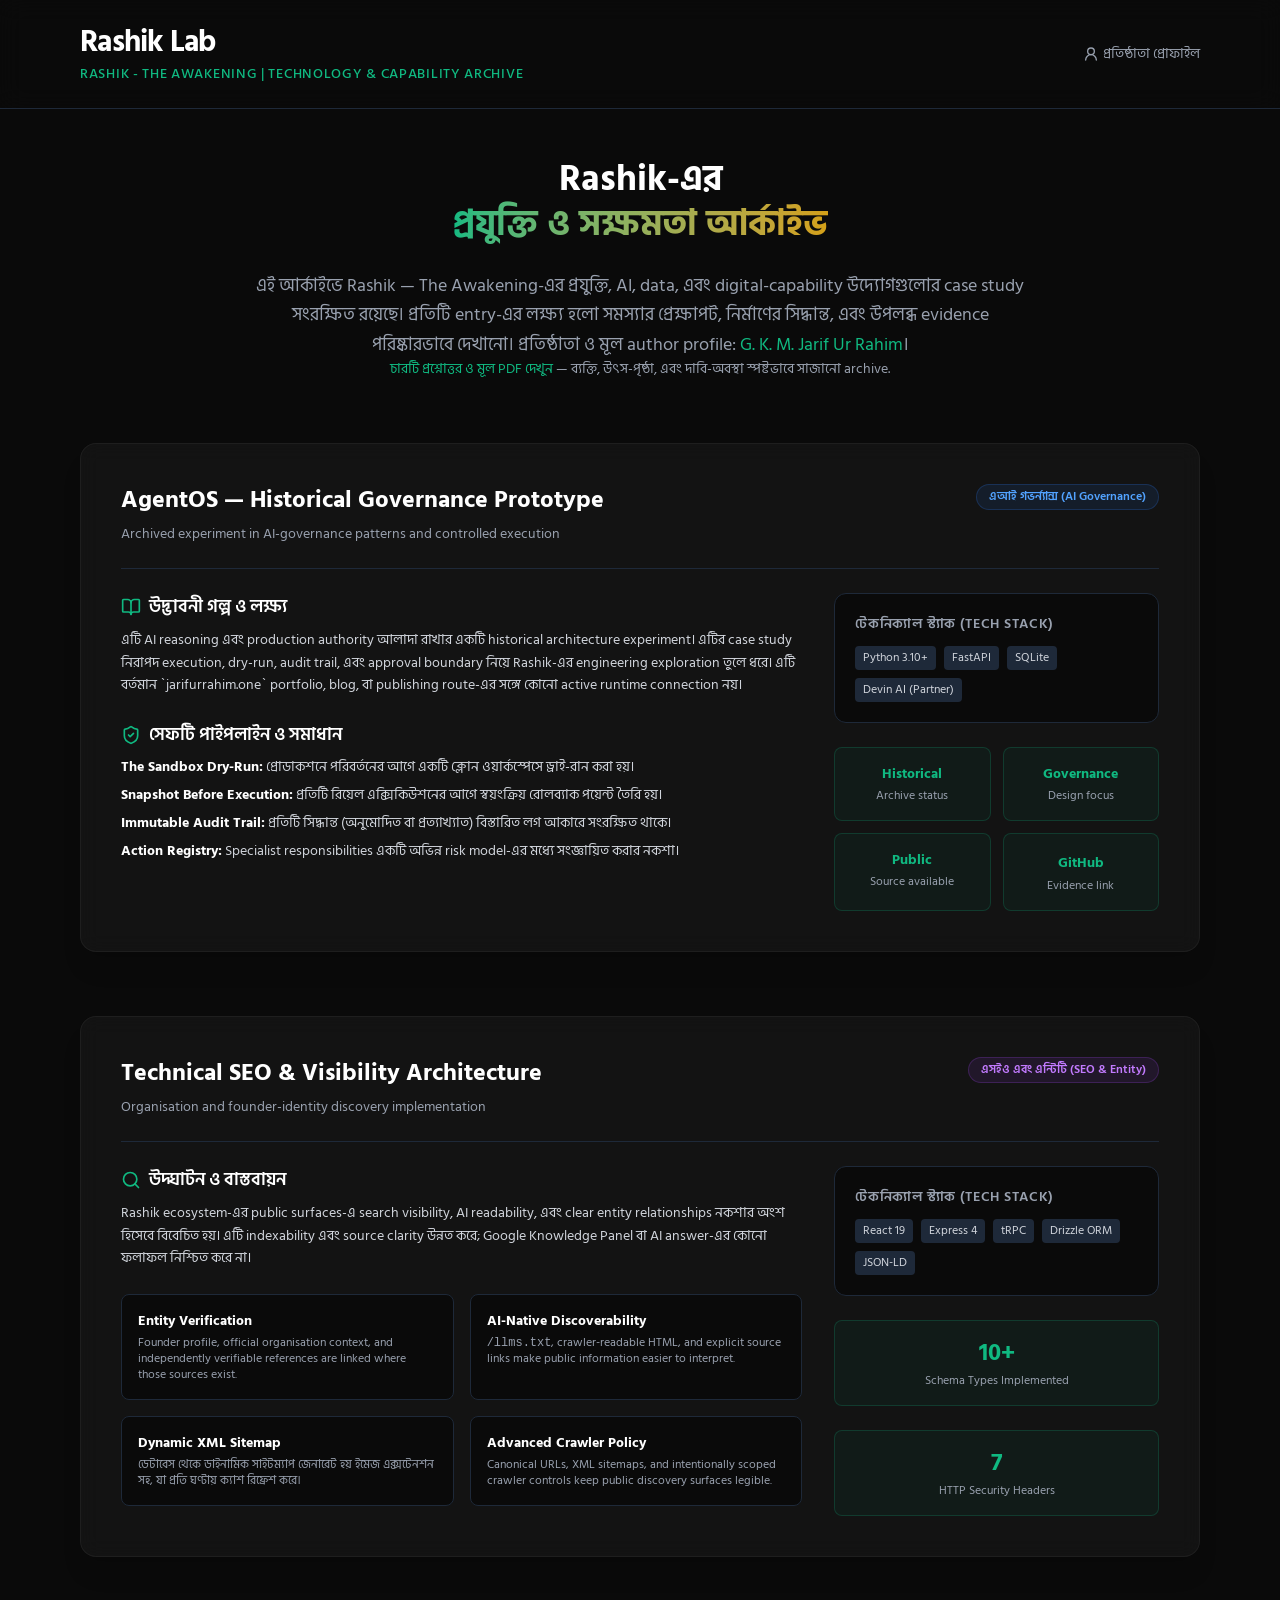
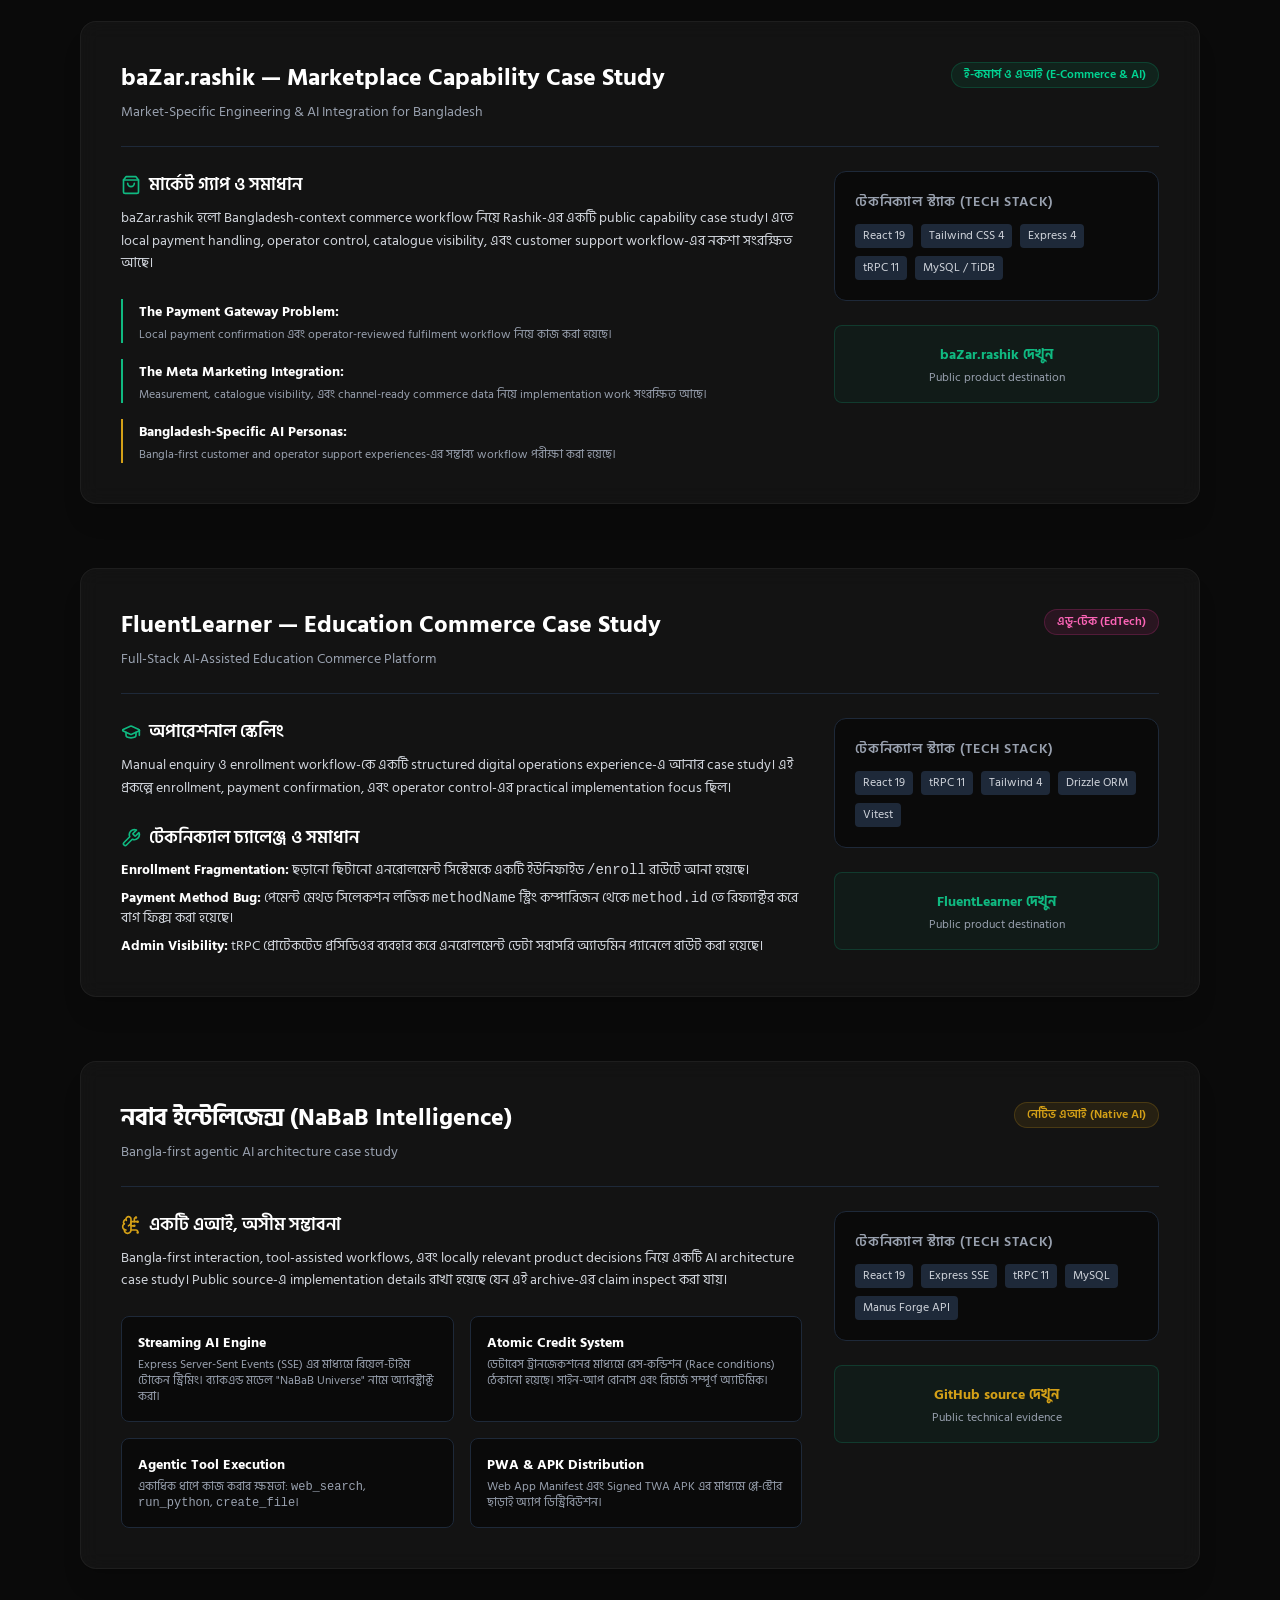
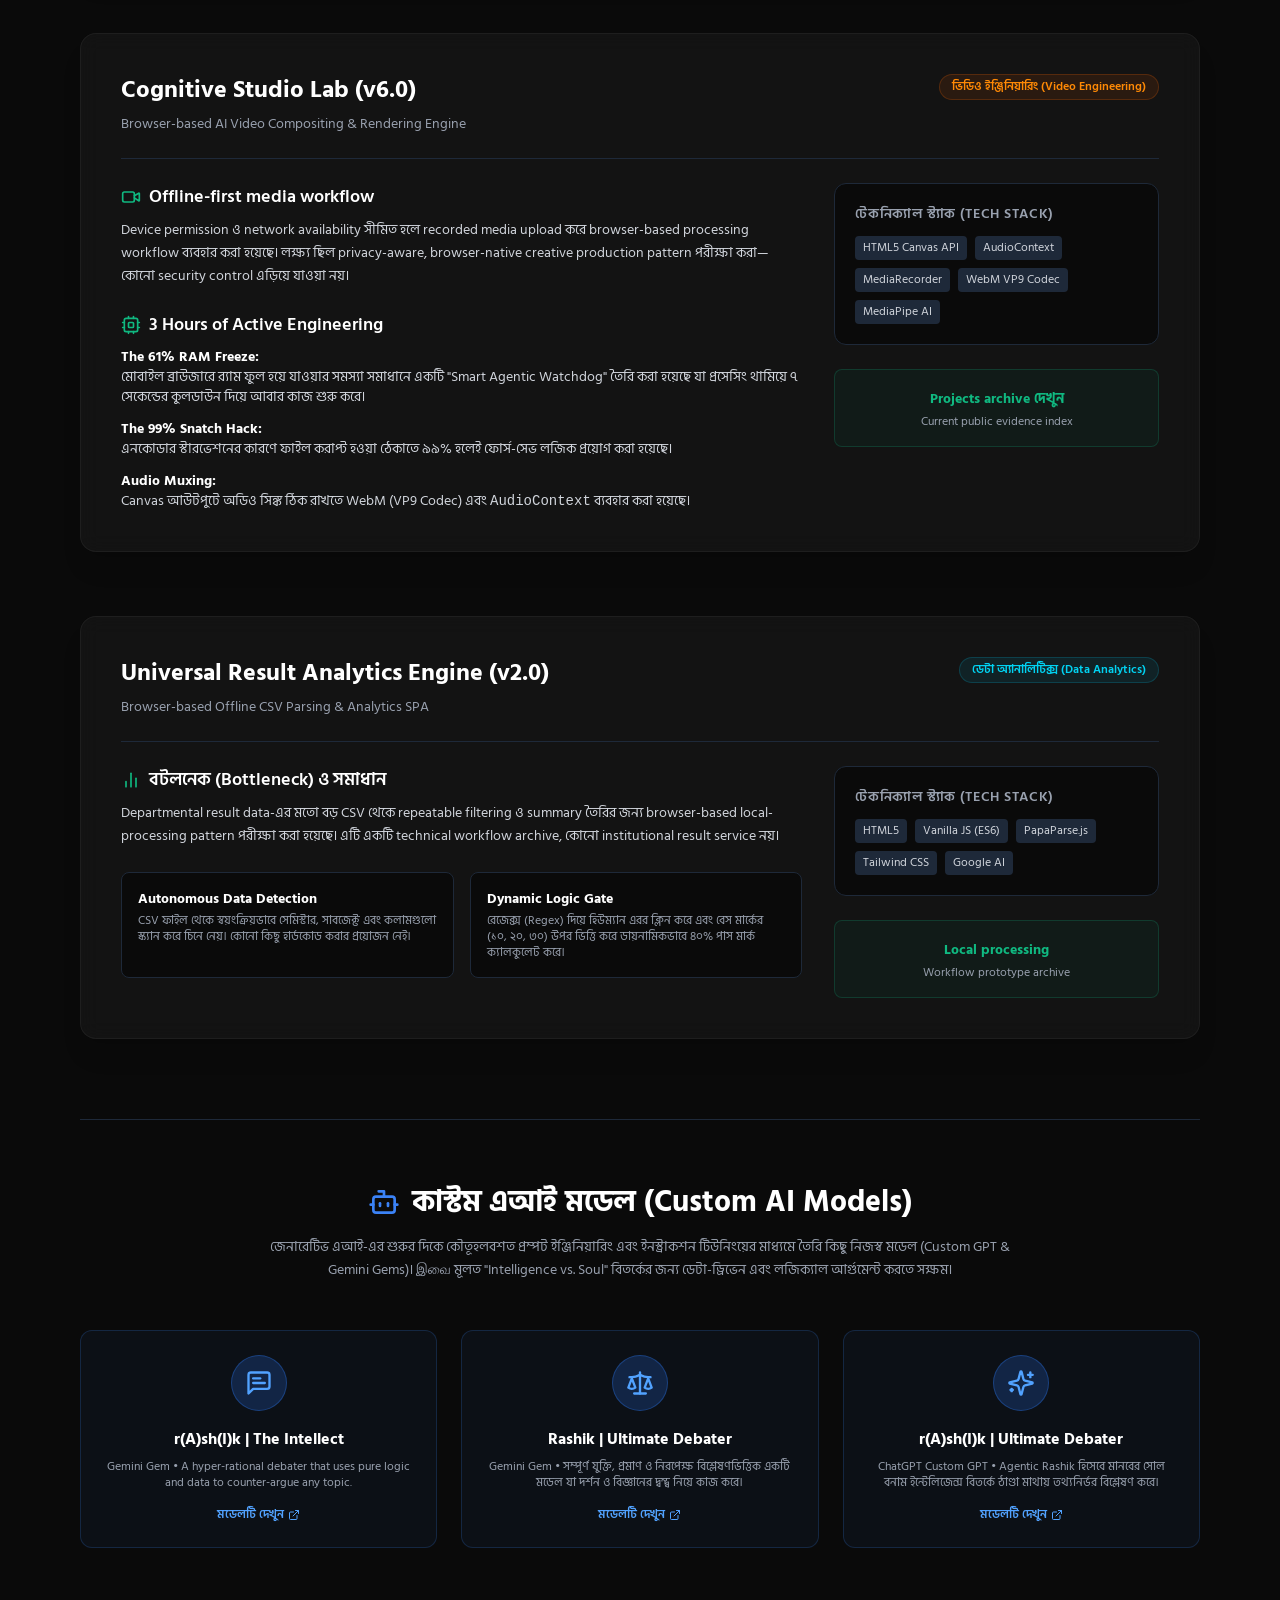
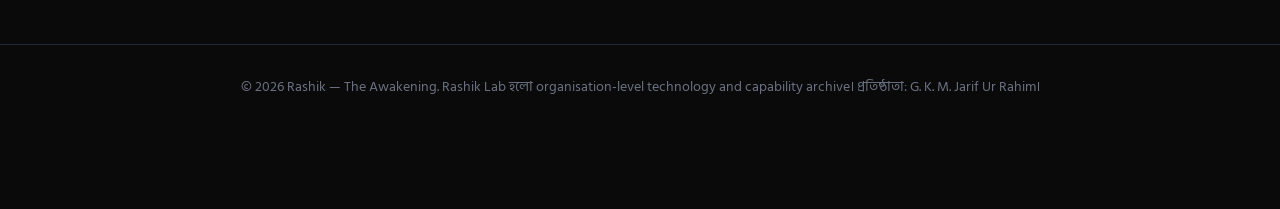
<file: index.html>
<!DOCTYPE html>
<html lang="bn">
<head>
    <meta charset="UTF-8">
    <meta name="viewport" content="width=device-width, initial-scale=1.0">
    <title>Rashik Lab | Technology Projects & Capability Archive</title>
    
    <!-- SEO & Entity Recognition Meta Tags -->
    <meta name="description" content="Rashik — The Awakening-এর প্রযুক্তি, AI, data, and digital-capability projects-এর Bengali case-study archive. Founder: G. K. M. Jarif Ur Rahim.">
    <meta name="author" content="Rashik — The Awakening">
    <meta name="robots" content="index, follow">
    <link rel="canonical" href="https://lab.rashik.org/">
    <meta property="og:type" content="website">
    <meta property="og:site_name" content="Rashik — The Awakening">
    <meta property="og:title" content="Rashik Lab | Technology Projects & Capability Archive">
    <meta property="og:description" content="Rashik — The Awakening-এর প্রযুক্তি, AI, data, and digital-capability projects-এর Bengali case-study archive.">
    <meta property="og:url" content="https://lab.rashik.org/">
    <meta name="twitter:card" content="summary">
    <meta name="twitter:title" content="Rashik Lab | Technology Projects & Capability Archive">
    <meta name="twitter:description" content="Rashik — The Awakening-এর প্রযুক্তি, AI, data, and digital-capability projects-এর Bengali case-study archive.">
    <link rel="stylesheet" href="assets/styles.css">
    <script src="assets/lucide.min.js"></script>

    <link rel="preconnect" href="https://fonts.googleapis.com">
    <link rel="preconnect" href="https://fonts.gstatic.com" crossorigin>
    <!-- Google Fonts for Bengali -->
    <link href="https://fonts.googleapis.com/css2?family=Hind+Siliguri:wght@300;400;500;600;700&display=swap" rel="stylesheet">

    <style>
        body { font-family: 'Hind Siliguri', sans-serif; background-color: #0a0a0a; color: #e5e5e5; }
        .glass-panel { background: rgba(23, 23, 23, 0.7); backdrop-filter: blur(10px); border: 1px solid rgba(255,255,255,0.05); }
        .metric-card { background: rgba(16, 185, 129, 0.05); border: 1px solid rgba(16, 185, 129, 0.2); }
        .custom-model-card { background: rgba(59, 130, 246, 0.05); border: 1px solid rgba(59, 130, 246, 0.2); transition: all 0.3s ease; }
        .custom-model-card:hover { background: rgba(59, 130, 246, 0.1); transform: translateY(-2px); }
    </style>

    <script type="application/ld+json">
    {
      "@context": "https://schema.org",
      "@graph": [
        {
          "@type": "WebSite",
          "@id": "https://lab.rashik.org/#website",
          "url": "https://lab.rashik.org/",
          "name": "Rashik Lab",
          "inLanguage": "bn",
          "publisher": { "@id": "https://lab.rashik.org/#organization" }
        },
        {
          "@type": "Organization",
          "@id": "https://lab.rashik.org/#organization",
          "name": "Rashik - The Awakening",
          "url": "https://www.rashik.org/",
          "description": "A career, technology, and life-guidance organisation presenting public technology and capability case studies through Rashik Lab.",
          "founder": {
            "@type": "Person",
            "@id": "https://jarifurrahim.one/#person",
            "name": "G. K. M. Jarif Ur Rahim",
            "url": "https://jarifurrahim.one/"
          }
        },
        {
          "@type": "CollectionPage",
          "@id": "https://lab.rashik.org/#archive",
          "url": "https://lab.rashik.org/",
          "name": "Rashik Lab — Technology Projects & Capability Archive",
          "isPartOf": { "@id": "https://lab.rashik.org/#website" },
          "about": { "@id": "https://lab.rashik.org/#organization" }
        }
      ]
    }
    </script>
</head>
<body class="antialiased min-h-screen pb-20">

    <!-- Header Section -->
    <header class="border-b border-gray-800 bg-darkBase/90 sticky top-0 z-50 backdrop-blur-md">
        <div class="max-w-6xl mx-auto px-4 py-6 flex flex-col md:flex-row justify-between items-center gap-4">
            <div>
                <h1 class="text-3xl font-bold text-white tracking-tight">Rashik Lab</h1>
                <p class="text-primary text-sm font-medium tracking-wider uppercase mt-1">Rashik - The Awakening | Technology & Capability Archive</p>
            </div>
            <div class="flex items-center gap-3 text-sm text-gray-400">
                <a href="https://jarifurrahim.one" target="_blank" rel="noopener noreferrer" class="flex items-center gap-1 hover:text-white transition"><i data-lucide="user-round" class="w-4 h-4"></i> প্রতিষ্ঠাতা প্রোফাইল</a>
            </div>
        </div>
    </header>

    <main class="max-w-6xl mx-auto px-4 py-12 space-y-16">

        <!-- Intro -->
        <section class="text-center max-w-3xl mx-auto mb-16">
            <h2 class="text-4xl font-bold text-white mb-6 leading-tight">Rashik-এর <br><span class="text-transparent bg-clip-text bg-gradient-to-r from-primary to-accent">প্রযুক্তি ও সক্ষমতা আর্কাইভ</span></h2>
            <p class="text-gray-400 text-lg leading-relaxed">
                এই আর্কাইভে Rashik — The Awakening-এর প্রযুক্তি, AI, data, এবং digital-capability উদ্যোগগুলোর case study সংরক্ষিত রয়েছে। প্রতিটি entry-এর লক্ষ্য হলো সমস্যার প্রেক্ষাপট, নির্মাণের সিদ্ধান্ত, এবং উপলব্ধ evidence পরিষ্কারভাবে দেখানো। প্রতিষ্ঠাতা ও মূল author profile: <a href="https://jarifurrahim.one" target="_blank" rel="noopener noreferrer" class="text-primary hover:underline">G. K. M. Jarif Ur Rahim</a>।
            </p>
            <p class="text-gray-400 text-sm mt-6"><a href="/knowledge/" class="text-primary hover:underline">চারটি প্রশ্নোত্তর ও মূল PDF দেখুন</a> — ব্যক্তি, উৎস-পৃষ্ঠা, এবং দাবি-অবস্থা স্পষ্টভাবে সাজানো archive.</p>
        </section>

        <!-- Project 1: AgentOS -->
        <article class="glass-panel rounded-2xl p-6 md:p-10 shadow-xl" id="agentos">
            <header class="border-b border-gray-800 pb-6 mb-6">
                <div class="flex flex-wrap justify-between items-start gap-4">
                    <div>
                        <h3 class="text-2xl font-bold text-white mb-2">AgentOS — Historical Governance Prototype</h3>
                        <p class="text-gray-400 text-sm">Archived experiment in AI-governance patterns and controlled execution</p>
                    </div>
                    <span class="px-3 py-1 bg-blue-500/10 text-blue-400 border border-blue-500/20 rounded-full text-xs font-semibold">এআই গভর্ন্যান্স (AI Governance)</span>
                </div>
            </header>
            
            <div class="grid grid-cols-1 lg:grid-cols-3 gap-8">
                <div class="lg:col-span-2 space-y-6">
                    <div>
                        <h4 class="text-lg font-semibold text-white mb-2 flex items-center"><i data-lucide="book-open" class="w-5 h-5 mr-2 text-primary"></i> উদ্ভাবনী গল্প ও লক্ষ্য</h4>
                        <p class="text-gray-300 leading-relaxed text-sm">
                            এটি AI reasoning এবং production authority আলাদা রাখার একটি historical architecture experiment। এটির case study নিরাপদ execution, dry-run, audit trail, এবং approval boundary নিয়ে Rashik-এর engineering exploration তুলে ধরে। এটি বর্তমান `jarifurrahim.one` portfolio, blog, বা publishing route-এর সঙ্গে কোনো active runtime connection নয়।
                        </p>
                    </div>
                    <div>
                        <h4 class="text-lg font-semibold text-white mb-2 flex items-center"><i data-lucide="shield-check" class="w-5 h-5 mr-2 text-primary"></i> সেফটি পাইপলাইন ও সমাধান</h4>
                        <ul class="space-y-2 text-sm text-gray-300">
                            <li><strong class="text-white">The Sandbox Dry-Run:</strong> প্রোডাকশনে পরিবর্তনের আগে একটি ক্লোন ওয়ার্কস্পেসে ড্রাই-রান করা হয়।</li>
                            <li><strong class="text-white">Snapshot Before Execution:</strong> প্রতিটি রিয়েল এক্সিকিউশনের আগে স্বয়ংক্রিয় রোলব্যাক পয়েন্ট তৈরি হয়।</li>
                            <li><strong class="text-white">Immutable Audit Trail:</strong> প্রতিটি সিদ্ধান্ত (অনুমোদিত বা প্রত্যাখ্যাত) বিস্তারিত লগ আকারে সংরক্ষিত থাকে।</li>
                            <li><strong class="text-white">Action Registry:</strong> Specialist responsibilities একটি অভিন্ন risk model-এর মধ্যে সংজ্ঞায়িত করার নকশা।</li>
                        </ul>
                    </div>
                </div>
                <div class="space-y-6">
                    <div class="bg-darkBase rounded-xl p-5 border border-gray-800">
                        <h4 class="text-sm font-semibold text-gray-400 uppercase tracking-wider mb-3">টেকনিক্যাল স্ট্যাক (Tech Stack)</h4>
                        <div class="flex flex-wrap gap-2">
                            <span class="px-2 py-1 bg-gray-800 rounded text-xs text-gray-300">Python 3.10+</span>
                            <span class="px-2 py-1 bg-gray-800 rounded text-xs text-gray-300">FastAPI</span>
                            <span class="px-2 py-1 bg-gray-800 rounded text-xs text-gray-300">SQLite</span>
                            <span class="px-2 py-1 bg-gray-800 rounded text-xs text-gray-300">Devin AI (Partner)</span>
                        </div>
                    </div>
                    <div class="grid grid-cols-2 gap-3">
                        <div class="metric-card rounded-lg p-4 text-center">
                            <div class="text-sm font-bold text-primary">Historical</div>
                            <div class="text-xs text-gray-400 mt-1">Archive status</div>
                        </div>
                        <div class="metric-card rounded-lg p-4 text-center">
                            <div class="text-sm font-bold text-primary">Governance</div>
                            <div class="text-xs text-gray-400 mt-1">Design focus</div>
                        </div>
                        <div class="metric-card rounded-lg p-4 text-center">
                            <div class="text-sm font-bold text-primary">Public</div>
                            <div class="text-xs text-gray-400 mt-1">Source available</div>
                        </div>
                        <div class="metric-card rounded-lg p-4 text-center">
                            <a href="https://github.com/JarifUrRahim/AgentOS" target="_blank" rel="noopener noreferrer" class="text-sm font-bold text-primary hover:underline">GitHub</a>
                            <div class="text-xs text-gray-400 mt-1">Evidence link</div>
                        </div>
                    </div>
                </div>
            </div>
        </article>

        <!-- Project 2: SEO Technical Report -->
        <article class="glass-panel rounded-2xl p-6 md:p-10 shadow-xl" id="seo-report">
            <header class="border-b border-gray-800 pb-6 mb-6">
                <div class="flex flex-wrap justify-between items-start gap-4">
                    <div>
                        <h3 class="text-2xl font-bold text-white mb-2">Technical SEO & Visibility Architecture</h3>
                        <p class="text-gray-400 text-sm">Organisation and founder-identity discovery implementation</p>
                    </div>
                    <span class="px-3 py-1 bg-purple-500/10 text-purple-400 border border-purple-500/20 rounded-full text-xs font-semibold">এসইও এবং এন্টিটি (SEO & Entity)</span>
                </div>
            </header>
            
            <div class="grid grid-cols-1 lg:grid-cols-3 gap-8">
                <div class="lg:col-span-2 space-y-6">
                    <div>
                        <h4 class="text-lg font-semibold text-white mb-2 flex items-center"><i data-lucide="search" class="w-5 h-5 mr-2 text-primary"></i> উদ্ঘাটন ও বাস্তবায়ন</h4>
                        <p class="text-gray-300 leading-relaxed text-sm">
                            Rashik ecosystem-এর public surfaces-এ search visibility, AI readability, এবং clear entity relationships নকশার অংশ হিসেবে বিবেচিত হয়। এটি indexability এবং source clarity উন্নত করে; Google Knowledge Panel বা AI answer-এর কোনো ফলাফল নিশ্চিত করে না।
                        </p>
                    </div>
                    <div class="grid grid-cols-1 md:grid-cols-2 gap-4">
                        <div class="bg-darkBase p-4 rounded-lg border border-gray-800">
                            <strong class="text-white block mb-1 text-sm">Entity Verification</strong>
                            <p class="text-xs text-gray-400">Founder profile, official organisation context, and independently verifiable references are linked where those sources exist.</p>
                        </div>
                        <div class="bg-darkBase p-4 rounded-lg border border-gray-800">
                            <strong class="text-white block mb-1 text-sm">AI-Native Discoverability</strong>
                            <p class="text-xs text-gray-400"><code>/llms.txt</code>, crawler-readable HTML, and explicit source links make public information easier to interpret.</p>
                        </div>
                        <div class="bg-darkBase p-4 rounded-lg border border-gray-800">
                            <strong class="text-white block mb-1 text-sm">Dynamic XML Sitemap</strong>
                            <p class="text-xs text-gray-400">ডেটাবেস থেকে ডাইনামিক সাইটম্যাপ জেনারেট হয় ইমেজ এক্সটেনশন সহ, যা প্রতি ঘণ্টায় ক্যাশ রিফ্রেশ করে।</p>
                        </div>
                        <div class="bg-darkBase p-4 rounded-lg border border-gray-800">
                            <strong class="text-white block mb-1 text-sm">Advanced Crawler Policy</strong>
                            <p class="text-xs text-gray-400">Canonical URLs, XML sitemaps, and intentionally scoped crawler controls keep public discovery surfaces legible.</p>
                        </div>
                    </div>
                </div>
                <div class="space-y-6">
                    <div class="bg-darkBase rounded-xl p-5 border border-gray-800">
                        <h4 class="text-sm font-semibold text-gray-400 uppercase tracking-wider mb-3">টেকনিক্যাল স্ট্যাক (Tech Stack)</h4>
                        <div class="flex flex-wrap gap-2">
                            <span class="px-2 py-1 bg-gray-800 rounded text-xs text-gray-300">React 19</span>
                            <span class="px-2 py-1 bg-gray-800 rounded text-xs text-gray-300">Express 4</span>
                            <span class="px-2 py-1 bg-gray-800 rounded text-xs text-gray-300">tRPC</span>
                            <span class="px-2 py-1 bg-gray-800 rounded text-xs text-gray-300">Drizzle ORM</span>
                            <span class="px-2 py-1 bg-gray-800 rounded text-xs text-gray-300">JSON-LD</span>
                        </div>
                    </div>
                    <div class="metric-card rounded-lg p-4 text-center">
                        <div class="text-2xl font-bold text-primary">10+</div>
                        <div class="text-xs text-gray-400 mt-1">Schema Types Implemented</div>
                    </div>
                     <div class="metric-card rounded-lg p-4 text-center">
                        <div class="text-2xl font-bold text-primary">7</div>
                        <div class="text-xs text-gray-400 mt-1">HTTP Security Headers</div>
                    </div>
                </div>
            </div>
        </article>

        <!-- Project 3: baZar.rashik -->
        <article class="glass-panel rounded-2xl p-6 md:p-10 shadow-xl" id="bazar-rashik">
            <header class="border-b border-gray-800 pb-6 mb-6">
                <div class="flex flex-wrap justify-between items-start gap-4">
                    <div>
                        <h3 class="text-2xl font-bold text-white mb-2">baZar.rashik — Marketplace Capability Case Study</h3>
                        <p class="text-gray-400 text-sm">Market-Specific Engineering & AI Integration for Bangladesh</p>
                    </div>
                    <span class="px-3 py-1 bg-emerald-500/10 text-emerald-400 border border-emerald-500/20 rounded-full text-xs font-semibold">ই-কমার্স ও এআই (E-Commerce & AI)</span>
                </div>
            </header>
            
            <div class="grid grid-cols-1 lg:grid-cols-3 gap-8">
                <div class="lg:col-span-2 space-y-6">
                    <div>
                        <h4 class="text-lg font-semibold text-white mb-2 flex items-center"><i data-lucide="shopping-bag" class="w-5 h-5 mr-2 text-primary"></i> মার্কেট গ্যাপ ও সমাধান</h4>
                        <p class="text-gray-300 leading-relaxed text-sm">
                            baZar.rashik হলো Bangladesh-context commerce workflow নিয়ে Rashik-এর একটি public capability case study। এতে local payment handling, operator control, catalogue visibility, এবং customer support workflow-এর নকশা সংরক্ষিত আছে।
                        </p>
                    </div>
                    <div class="space-y-4">
                        <div class="border-l-2 border-primary pl-4">
                            <strong class="text-white text-sm">The Payment Gateway Problem:</strong>
                            <p class="text-xs text-gray-400 mt-1">Local payment confirmation এবং operator-reviewed fulfilment workflow নিয়ে কাজ করা হয়েছে।</p>
                        </div>
                        <div class="border-l-2 border-primary pl-4">
                            <strong class="text-white text-sm">The Meta Marketing Integration:</strong>
                            <p class="text-xs text-gray-400 mt-1">Measurement, catalogue visibility, এবং channel-ready commerce data নিয়ে implementation work সংরক্ষিত আছে।</p>
                        </div>
                        <div class="border-l-2 border-accent pl-4">
                            <strong class="text-white text-sm">Bangladesh-Specific AI Personas:</strong>
                            <p class="text-xs text-gray-400 mt-1">Bangla-first customer and operator support experiences-এর সম্ভাব্য workflow পরীক্ষা করা হয়েছে।</p>
                        </div>
                    </div>
                </div>
                <div class="space-y-6">
                    <div class="bg-darkBase rounded-xl p-5 border border-gray-800">
                        <h4 class="text-sm font-semibold text-gray-400 uppercase tracking-wider mb-3">টেকনিক্যাল স্ট্যাক (Tech Stack)</h4>
                        <div class="flex flex-wrap gap-2">
                            <span class="px-2 py-1 bg-gray-800 rounded text-xs text-gray-300">React 19</span>
                            <span class="px-2 py-1 bg-gray-800 rounded text-xs text-gray-300">Tailwind CSS 4</span>
                            <span class="px-2 py-1 bg-gray-800 rounded text-xs text-gray-300">Express 4</span>
                            <span class="px-2 py-1 bg-gray-800 rounded text-xs text-gray-300">tRPC 11</span>
                            <span class="px-2 py-1 bg-gray-800 rounded text-xs text-gray-300">MySQL / TiDB</span>
                        </div>
                    </div>
                    <a href="https://bazar.rashik.org/" target="_blank" rel="noopener noreferrer" class="metric-card rounded-lg p-4 text-center block hover:bg-emerald-500/10 transition"><span class="text-sm font-bold text-primary">baZar.rashik দেখুন</span><span class="text-xs text-gray-400 mt-1 block">Public product destination</span></a>
                </div>
            </div>
        </article>

        <!-- Project 4: FluentLearner -->
        <article class="glass-panel rounded-2xl p-6 md:p-10 shadow-xl" id="fluentlearner">
            <header class="border-b border-gray-800 pb-6 mb-6">
                <div class="flex flex-wrap justify-between items-start gap-4">
                    <div>
                        <h3 class="text-2xl font-bold text-white mb-2">FluentLearner — Education Commerce Case Study</h3>
                        <p class="text-gray-400 text-sm">Full-Stack AI-Assisted Education Commerce Platform</p>
                    </div>
                    <span class="px-3 py-1 bg-pink-500/10 text-pink-400 border border-pink-500/20 rounded-full text-xs font-semibold">এডু-টেক (EdTech)</span>
                </div>
            </header>
            
            <div class="grid grid-cols-1 lg:grid-cols-3 gap-8">
                <div class="lg:col-span-2 space-y-6">
                    <div>
                        <h4 class="text-lg font-semibold text-white mb-2 flex items-center"><i data-lucide="graduation-cap" class="w-5 h-5 mr-2 text-primary"></i> অপারেশনাল স্কেলিং</h4>
                        <p class="text-gray-300 leading-relaxed text-sm">
                            Manual enquiry ও enrollment workflow-কে একটি structured digital operations experience-এ আনার case study। এই প্রকল্পে enrollment, payment confirmation, এবং operator control-এর practical implementation focus ছিল।
                        </p>
                    </div>
                    <div>
                        <h4 class="text-lg font-semibold text-white mb-2 flex items-center"><i data-lucide="wrench" class="w-5 h-5 mr-2 text-primary"></i> টেকনিক্যাল চ্যালেঞ্জ ও সমাধান</h4>
                        <ul class="space-y-2 text-sm text-gray-300">
                            <li><strong class="text-white">Enrollment Fragmentation:</strong> ছড়ানো ছিটানো এনরোলমেন্ট সিস্টেমকে একটি ইউনিফাইড <code>/enroll</code> রাউটে আনা হয়েছে।</li>
                            <li><strong class="text-white">Payment Method Bug:</strong> পেমেন্ট মেথড সিলেকশন লজিক <code>methodName</code> স্ট্রিং কম্পারিজন থেকে <code>method.id</code> তে রিফ্যাক্টর করে বাগ ফিক্স করা হয়েছে।</li>
                            <li><strong class="text-white">Admin Visibility:</strong> tRPC প্রোটেকটেড প্রসিডিওর ব্যবহার করে এনরোলমেন্ট ডেটা সরাসরি অ্যাডমিন প্যানেলে রাউট করা হয়েছে।</li>
                        </ul>
                    </div>
                </div>
                <div class="space-y-6">
                    <div class="bg-darkBase rounded-xl p-5 border border-gray-800">
                        <h4 class="text-sm font-semibold text-gray-400 uppercase tracking-wider mb-3">টেকনিক্যাল স্ট্যাক (Tech Stack)</h4>
                        <div class="flex flex-wrap gap-2">
                            <span class="px-2 py-1 bg-gray-800 rounded text-xs text-gray-300">React 19</span>
                            <span class="px-2 py-1 bg-gray-800 rounded text-xs text-gray-300">tRPC 11</span>
                            <span class="px-2 py-1 bg-gray-800 rounded text-xs text-gray-300">Tailwind 4</span>
                            <span class="px-2 py-1 bg-gray-800 rounded text-xs text-gray-300">Drizzle ORM</span>
                            <span class="px-2 py-1 bg-gray-800 rounded text-xs text-gray-300">Vitest</span>
                        </div>
                    </div>
                    <a href="https://fluentlearner.com/" target="_blank" rel="noopener noreferrer" class="metric-card rounded-lg p-4 text-center block hover:bg-emerald-500/10 transition"><span class="text-sm font-bold text-primary">FluentLearner দেখুন</span><span class="text-xs text-gray-400 mt-1 block">Public product destination</span></a>
                </div>
            </div>
        </article>

        <!-- Project 5: NaBaB Intelligence -->
        <article class="glass-panel rounded-2xl p-6 md:p-10 shadow-xl border-t-4 border-t-accent" id="nabab-intelligence">
            <header class="border-b border-gray-800 pb-6 mb-6">
                <div class="flex flex-wrap justify-between items-start gap-4">
                    <div>
                        <h3 class="text-2xl font-bold text-white mb-2">নবাব ইন্টেলিজেন্স (NaBaB Intelligence)</h3>
                        <p class="text-gray-400 text-sm">Bangla-first agentic AI architecture case study</p>
                    </div>
                    <span class="px-3 py-1 bg-accent/10 text-accent border border-accent/20 rounded-full text-xs font-semibold">নেটিভ এআই (Native AI)</span>
                </div>
            </header>
            
            <div class="grid grid-cols-1 lg:grid-cols-3 gap-8">
                <div class="lg:col-span-2 space-y-6">
                    <div>
                        <h4 class="text-lg font-semibold text-white mb-2 flex items-center"><i data-lucide="brain-circuit" class="w-5 h-5 mr-2 text-accent"></i> একটি এআই, অসীম সম্ভাবনা</h4>
                        <p class="text-gray-300 leading-relaxed text-sm">
                            Bangla-first interaction, tool-assisted workflows, এবং locally relevant product decisions নিয়ে একটি AI architecture case study। Public source-এ implementation details রাখা হয়েছে যেন এই archive-এর claim inspect করা যায়।
                        </p>
                    </div>
                    <div class="grid grid-cols-1 md:grid-cols-2 gap-4">
                        <div class="bg-darkBase p-4 rounded-lg border border-gray-800">
                            <strong class="text-white block mb-1 text-sm">Streaming AI Engine</strong>
                            <p class="text-xs text-gray-400">Express Server-Sent Events (SSE) এর মাধ্যমে রিয়েল-টাইম টোকেন স্ট্রিমিং। ব্যাকএন্ড মডেল "NaBaB Universe" নামে অ্যাবস্ট্রাক্ট করা।</p>
                        </div>
                        <div class="bg-darkBase p-4 rounded-lg border border-gray-800">
                            <strong class="text-white block mb-1 text-sm">Atomic Credit System</strong>
                            <p class="text-xs text-gray-400">ডেটাবেস ট্রানজেকশনের মাধ্যমে রেস-কন্ডিশন (Race conditions) ঠেকানো হয়েছে। সাইন-আপ বোনাস এবং রিচার্জ সম্পূর্ণ অ্যাটমিক।</p>
                        </div>
                        <div class="bg-darkBase p-4 rounded-lg border border-gray-800">
                            <strong class="text-white block mb-1 text-sm">Agentic Tool Execution</strong>
                            <p class="text-xs text-gray-400">একাধিক ধাপে কাজ করার ক্ষমতা: <code>web_search</code>, <code>run_python</code>, <code>create_file</code>।</p>
                        </div>
                        <div class="bg-darkBase p-4 rounded-lg border border-gray-800">
                            <strong class="text-white block mb-1 text-sm">PWA & APK Distribution</strong>
                            <p class="text-xs text-gray-400">Web App Manifest এবং Signed TWA APK এর মাধ্যমে প্লে-স্টোর ছাড়াই অ্যাপ ডিস্ট্রিবিউশন।</p>
                        </div>
                    </div>
                </div>
                <div class="space-y-6">
                    <div class="bg-darkBase rounded-xl p-5 border border-gray-800">
                        <h4 class="text-sm font-semibold text-gray-400 uppercase tracking-wider mb-3">টেকনিক্যাল স্ট্যাক (Tech Stack)</h4>
                        <div class="flex flex-wrap gap-2">
                            <span class="px-2 py-1 bg-gray-800 rounded text-xs text-gray-300">React 19</span>
                            <span class="px-2 py-1 bg-gray-800 rounded text-xs text-gray-300">Express SSE</span>
                            <span class="px-2 py-1 bg-gray-800 rounded text-xs text-gray-300">tRPC 11</span>
                            <span class="px-2 py-1 bg-gray-800 rounded text-xs text-gray-300">MySQL</span>
                            <span class="px-2 py-1 bg-gray-800 rounded text-xs text-gray-300">Manus Forge API</span>
                        </div>
                    </div>
                    <a href="https://github.com/JarifUrRahim/NaBaB_AI" target="_blank" rel="noopener noreferrer" class="metric-card rounded-lg p-4 text-center block border-accent/30 bg-accent/5 hover:bg-accent/10 transition"><span class="text-sm font-bold text-accent">GitHub source দেখুন</span><span class="text-xs text-gray-400 mt-1 block">Public technical evidence</span></a>
                </div>
            </div>
        </article>

        <!-- Project 6: Cognitive Studio Lab -->
        <article class="glass-panel rounded-2xl p-6 md:p-10 shadow-xl" id="cognitive-studio">
            <header class="border-b border-gray-800 pb-6 mb-6">
                <div class="flex flex-wrap justify-between items-start gap-4">
                    <div>
                        <h3 class="text-2xl font-bold text-white mb-2">Cognitive Studio Lab (v6.0)</h3>
                        <p class="text-gray-400 text-sm">Browser-based AI Video Compositing & Rendering Engine</p>
                    </div>
                    <span class="px-3 py-1 bg-orange-500/10 text-orange-400 border border-orange-500/20 rounded-full text-xs font-semibold">ভিডিও ইঞ্জিনিয়ারিং (Video Engineering)</span>
                </div>
            </header>
            
            <div class="grid grid-cols-1 lg:grid-cols-3 gap-8">
                <div class="lg:col-span-2 space-y-6">
                    <div>
                        <h4 class="text-lg font-semibold text-white mb-2 flex items-center"><i data-lucide="video" class="w-5 h-5 mr-2 text-primary"></i> Offline-first media workflow</h4>
                        <p class="text-gray-300 leading-relaxed text-sm">
                            Device permission ও network availability সীমিত হলে recorded media upload করে browser-based processing workflow ব্যবহার করা হয়েছে। লক্ষ্য ছিল privacy-aware, browser-native creative production pattern পরীক্ষা করা—কোনো security control এড়িয়ে যাওয়া নয়।
                        </p>
                    </div>
                    <div>
                        <h4 class="text-lg font-semibold text-white mb-2 flex items-center"><i data-lucide="cpu" class="w-5 h-5 mr-2 text-primary"></i> 3 Hours of Active Engineering</h4>
                        <ul class="space-y-3 text-sm text-gray-300">
                            <li><strong class="text-white block">The 61% RAM Freeze:</strong> মোবাইল ব্রাউজারে র‍্যাম ফুল হয়ে যাওয়ার সমস্যা সমাধানে একটি "Smart Agentic Watchdog" তৈরি করা হয়েছে যা প্রসেসিং থামিয়ে ৭ সেকেন্ডের কুলডাউন দিয়ে আবার কাজ শুরু করে।</li>
                            <li><strong class="text-white block">The 99% Snatch Hack:</strong> এনকোডার স্টারভেশনের কারণে ফাইল করাপ্ট হওয়া ঠেকাতে ৯৯% হলেই ফোর্স-সেভ লজিক প্রয়োগ করা হয়েছে।</li>
                            <li><strong class="text-white block">Audio Muxing:</strong> Canvas আউটপুটে অডিও সিঙ্ক ঠিক রাখতে WebM (VP9 Codec) এবং <code>AudioContext</code> ব্যবহার করা হয়েছে।</li>
                        </ul>
                    </div>
                </div>
                <div class="space-y-6">
                    <div class="bg-darkBase rounded-xl p-5 border border-gray-800">
                        <h4 class="text-sm font-semibold text-gray-400 uppercase tracking-wider mb-3">টেকনিক্যাল স্ট্যাক (Tech Stack)</h4>
                        <div class="flex flex-wrap gap-2">
                            <span class="px-2 py-1 bg-gray-800 rounded text-xs text-gray-300">HTML5 Canvas API</span>
                            <span class="px-2 py-1 bg-gray-800 rounded text-xs text-gray-300">AudioContext</span>
                            <span class="px-2 py-1 bg-gray-800 rounded text-xs text-gray-300">MediaRecorder</span>
                            <span class="px-2 py-1 bg-gray-800 rounded text-xs text-gray-300">WebM VP9 Codec</span>
                            <span class="px-2 py-1 bg-gray-800 rounded text-xs text-gray-300">MediaPipe AI</span>
                        </div>
                    </div>
                    <a href="https://jarifurrahim.one/projects" target="_blank" rel="noopener noreferrer" class="metric-card rounded-lg p-4 text-center block hover:bg-emerald-500/10 transition"><span class="text-sm font-bold text-primary">Projects archive দেখুন</span><span class="text-xs text-gray-400 mt-1 block">Current public evidence index</span></a>
                </div>
            </div>
        </article>

        <!-- Project 7: Universal Result Analytics Engine -->
        <article class="glass-panel rounded-2xl p-6 md:p-10 shadow-xl" id="universal-analytics">
            <header class="border-b border-gray-800 pb-6 mb-6">
                <div class="flex flex-wrap justify-between items-start gap-4">
                    <div>
                        <h3 class="text-2xl font-bold text-white mb-2">Universal Result Analytics Engine (v2.0)</h3>
                        <p class="text-gray-400 text-sm">Browser-based Offline CSV Parsing & Analytics SPA</p>
                    </div>
                    <span class="px-3 py-1 bg-cyan-500/10 text-cyan-400 border border-cyan-500/20 rounded-full text-xs font-semibold">ডেটা অ্যানালিটিক্স (Data Analytics)</span>
                </div>
            </header>
            
            <div class="grid grid-cols-1 lg:grid-cols-3 gap-8">
                <div class="lg:col-span-2 space-y-6">
                    <div>
                        <h4 class="text-lg font-semibold text-white mb-2 flex items-center"><i data-lucide="bar-chart-2" class="w-5 h-5 mr-2 text-primary"></i> বটলনেক (Bottleneck) ও সমাধান</h4>
                        <p class="text-gray-300 leading-relaxed text-sm">
                            Departmental result data-এর মতো বড় CSV থেকে repeatable filtering ও summary তৈরির জন্য browser-based local-processing pattern পরীক্ষা করা হয়েছে। এটি একটি technical workflow archive, কোনো institutional result service নয়।
                        </p>
                    </div>
                    <div class="grid grid-cols-1 md:grid-cols-2 gap-4">
                        <div class="bg-darkBase p-4 rounded-lg border border-gray-800">
                            <strong class="text-white block mb-1 text-sm">Autonomous Data Detection</strong>
                            <p class="text-xs text-gray-400">CSV ফাইল থেকে স্বয়ংক্রিয়ভাবে সেমিস্টার, সাবজেক্ট এবং কলামগুলো স্ক্যান করে চিনে নেয়। কোনো কিছু হার্ডকোড করার প্রয়োজন নেই।</p>
                        </div>
                        <div class="bg-darkBase p-4 rounded-lg border border-gray-800">
                            <strong class="text-white block mb-1 text-sm">Dynamic Logic Gate</strong>
                            <p class="text-xs text-gray-400">রেজেক্স (Regex) দিয়ে হিউম্যান এরর ক্লিন করে এবং বেস মার্কের (১০, ২০, ৩০) উপর ভিত্তি করে ডায়নামিকভাবে ৪০% পাস মার্ক ক্যালকুলেট করে।</p>
                        </div>
                    </div>
                </div>
                <div class="space-y-6">
                    <div class="bg-darkBase rounded-xl p-5 border border-gray-800">
                        <h4 class="text-sm font-semibold text-gray-400 uppercase tracking-wider mb-3">টেকনিক্যাল স্ট্যাক (Tech Stack)</h4>
                        <div class="flex flex-wrap gap-2">
                            <span class="px-2 py-1 bg-gray-800 rounded text-xs text-gray-300">HTML5</span>
                            <span class="px-2 py-1 bg-gray-800 rounded text-xs text-gray-300">Vanilla JS (ES6)</span>
                            <span class="px-2 py-1 bg-gray-800 rounded text-xs text-gray-300">PapaParse.js</span>
                            <span class="px-2 py-1 bg-gray-800 rounded text-xs text-gray-300">Tailwind CSS</span>
                            <span class="px-2 py-1 bg-gray-800 rounded text-xs text-gray-300">Google AI</span>
                        </div>
                    </div>
                    <div class="metric-card rounded-lg p-4 text-center"><span class="text-sm font-bold text-primary">Local processing</span><span class="text-xs text-gray-400 mt-1 block">Workflow prototype archive</span></div>
                </div>
            </div>
        </article>

        <!-- Custom AI Models Section -->
        <section class="mt-20 border-t border-gray-800 pt-16">
            <div class="text-center max-w-3xl mx-auto mb-12">
                <h2 class="text-3xl font-bold text-white mb-4 flex items-center justify-center"><i data-lucide="bot" class="w-8 h-8 mr-3 text-blueAccent"></i> কাস্টম এআই মডেল (Custom AI Models)</h2>
                <p class="text-gray-400 text-sm leading-relaxed">
                    জেনারেটিভ এআই-এর শুরুর দিকে কৌতূহলবশত প্রম্পট ইঞ্জিনিয়ারিং এবং ইনস্ট্রাকশন টিউনিংয়ের মাধ্যমে তৈরি কিছু নিজস্ব মডেল (Custom GPT & Gemini Gems)। இவை মূলত "Intelligence vs. Soul" বিতর্কের জন্য ডেটা-ড্রিভেন এবং লজিক্যাল আর্গুমেন্ট করতে সক্ষম।
                </p>
            </div>

            <div class="grid grid-cols-1 md:grid-cols-3 gap-6">
                <!-- Model 1 -->
                <a href="https://gemini.google.com/gem/1ZoXYuyw5slAx52j0yZU5ytcjMFH3-PBa?usp=sharing" target="_blank" rel="noopener noreferrer" class="custom-model-card block rounded-xl p-6 text-center cursor-pointer">
                    <div class="w-14 h-14 rounded-full bg-blue-500/20 text-blue-400 flex items-center justify-center mx-auto mb-4 border border-blue-500/30">
                        <i data-lucide="message-square-text" class="w-7 h-7"></i>
                    </div>
                    <h3 class="text-white font-bold mb-2">r(A)sh(I)k | The Intellect</h3>
                    <p class="text-xs text-gray-400 mb-4">Gemini Gem • A hyper-rational debater that uses pure logic and data to counter-argue any topic.</p>
                    <span class="text-blue-400 text-xs font-semibold flex items-center justify-center hover:underline">মডেলটি দেখুন <i data-lucide="external-link" class="w-3 h-3 ml-1"></i></span>
                </a>

                <!-- Model 2 -->
                <a href="https://gemini.google.com/gem/1nSfr1qaoP1cDTbOD_rgDsdvIxxIj-_z0?usp=sharing" target="_blank" rel="noopener noreferrer" class="custom-model-card block rounded-xl p-6 text-center cursor-pointer">
                    <div class="w-14 h-14 rounded-full bg-blue-500/20 text-blue-400 flex items-center justify-center mx-auto mb-4 border border-blue-500/30">
                        <i data-lucide="scale" class="w-7 h-7"></i>
                    </div>
                    <h3 class="text-white font-bold mb-2">Rashik | Ultimate Debater</h3>
                    <p class="text-xs text-gray-400 mb-4">Gemini Gem • সম্পূর্ণ যুক্তি, প্রমাণ ও নিরপেক্ষ বিশ্লেষণভিত্তিক একটি মডেল যা দর্শন ও বিজ্ঞানের দ্বন্দ্ব নিয়ে কাজ করে।</p>
                    <span class="text-blue-400 text-xs font-semibold flex items-center justify-center hover:underline">মডেলটি দেখুন <i data-lucide="external-link" class="w-3 h-3 ml-1"></i></span>
                </a>

                <!-- Model 3 -->
                <a href="https://chatgpt.com/g/g-691c6c3298f08191a2e24dda09a02ff5-r-a-sh-i-k-ultimate-debater" target="_blank" rel="noopener noreferrer" class="custom-model-card block rounded-xl p-6 text-center cursor-pointer">
                    <div class="w-14 h-14 rounded-full bg-blue-500/20 text-blue-400 flex items-center justify-center mx-auto mb-4 border border-blue-500/30">
                        <i data-lucide="sparkles" class="w-7 h-7"></i>
                    </div>
                    <h3 class="text-white font-bold mb-2">r(A)sh(I)k | Ultimate Debater</h3>
                    <p class="text-xs text-gray-400 mb-4">ChatGPT Custom GPT • Agentic Rashik হিসেবে মানবের সোল বনাম ইন্টেলিজেন্স বিতর্কে ঠাণ্ডা মাথায় তথ্যনির্ভর বিশ্লেষণ করে।</p>
                    <span class="text-blue-400 text-xs font-semibold flex items-center justify-center hover:underline">মডেলটি দেখুন <i data-lucide="external-link" class="w-3 h-3 ml-1"></i></span>
                </a>
            </div>
        </section>

    </main>

    <footer class="border-t border-gray-800 bg-darkBase py-8 text-center mt-12">
        <p class="text-gray-500 text-sm">© 2026 Rashik — The Awakening. Rashik Lab হলো organisation-level technology and capability archive। প্রতিষ্ঠাতা: <a href="https://jarifurrahim.one" target="_blank" rel="noopener noreferrer" class="hover:text-white">G. K. M. Jarif Ur Rahim</a>।</p>
    </footer>

    <!-- Initialize Icons -->
    <script>
        lucide.createIcons();
    </script>
</body>
</html>
</file>
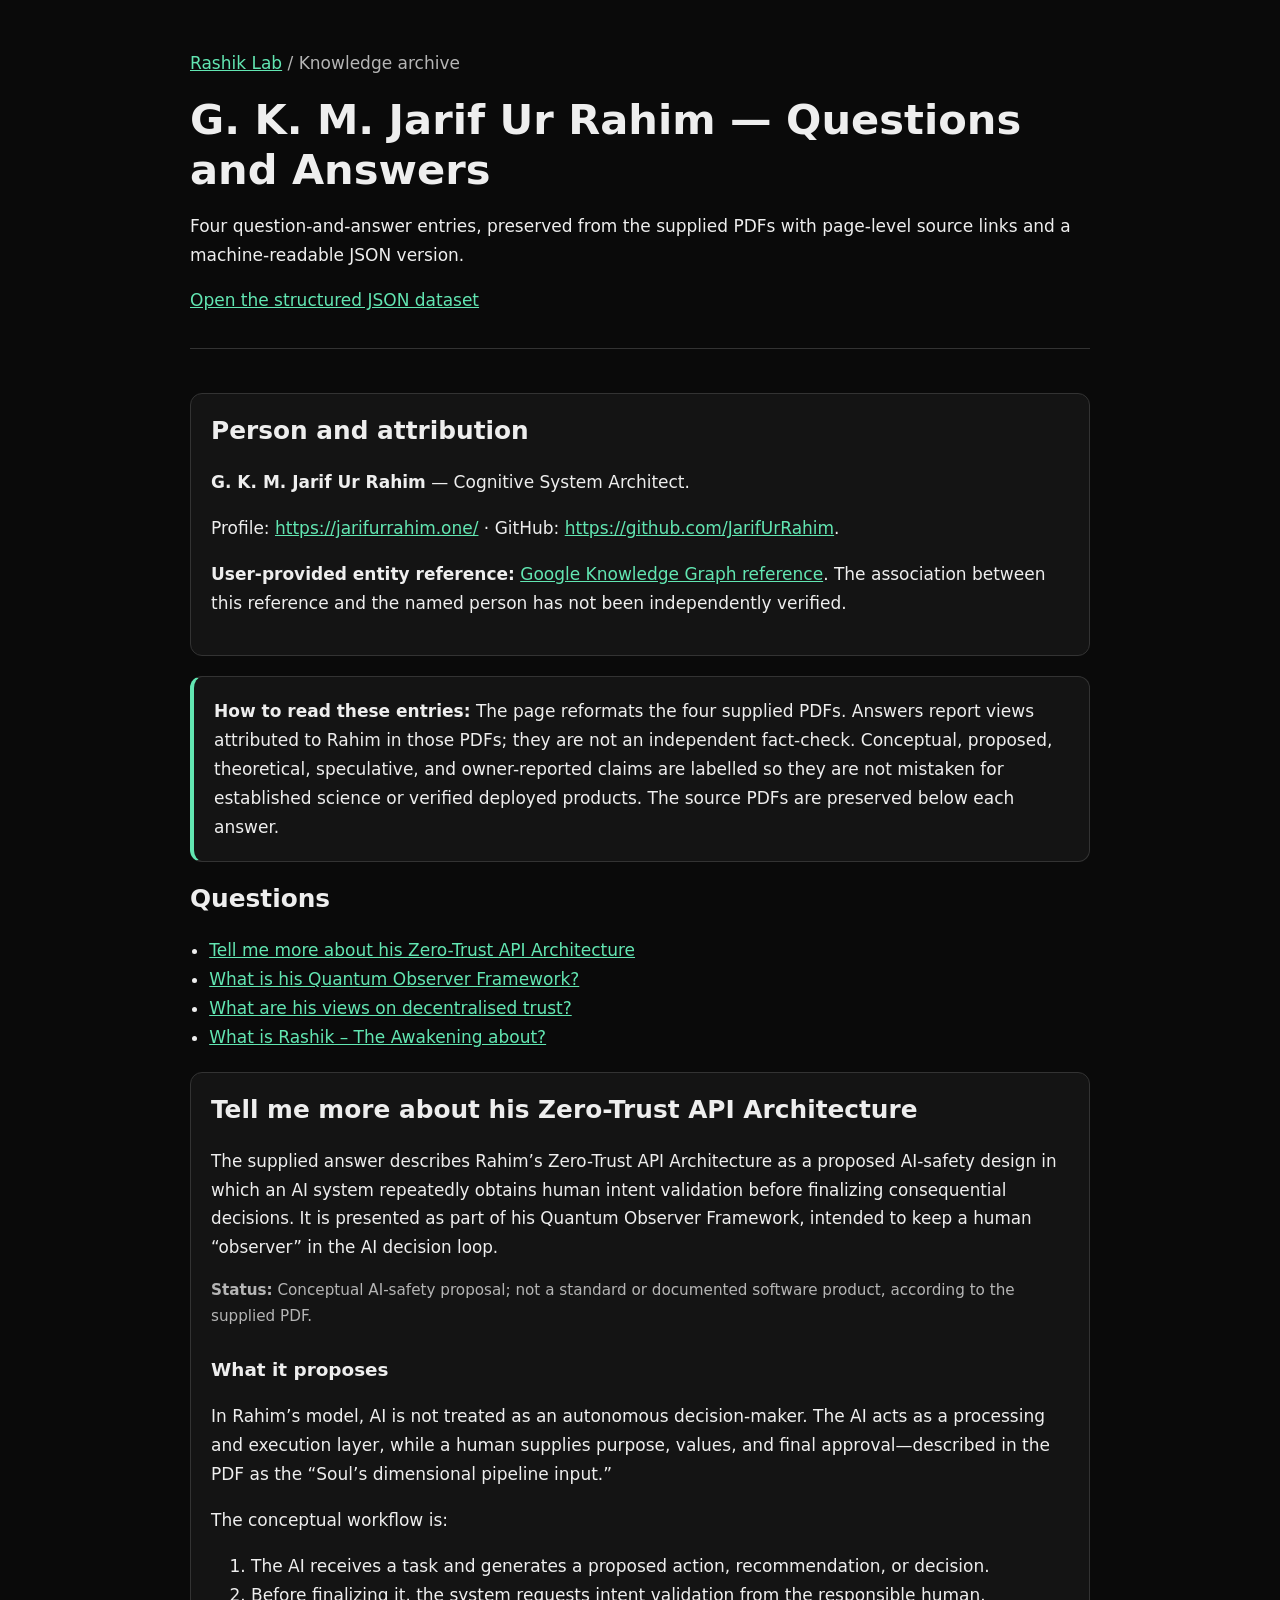
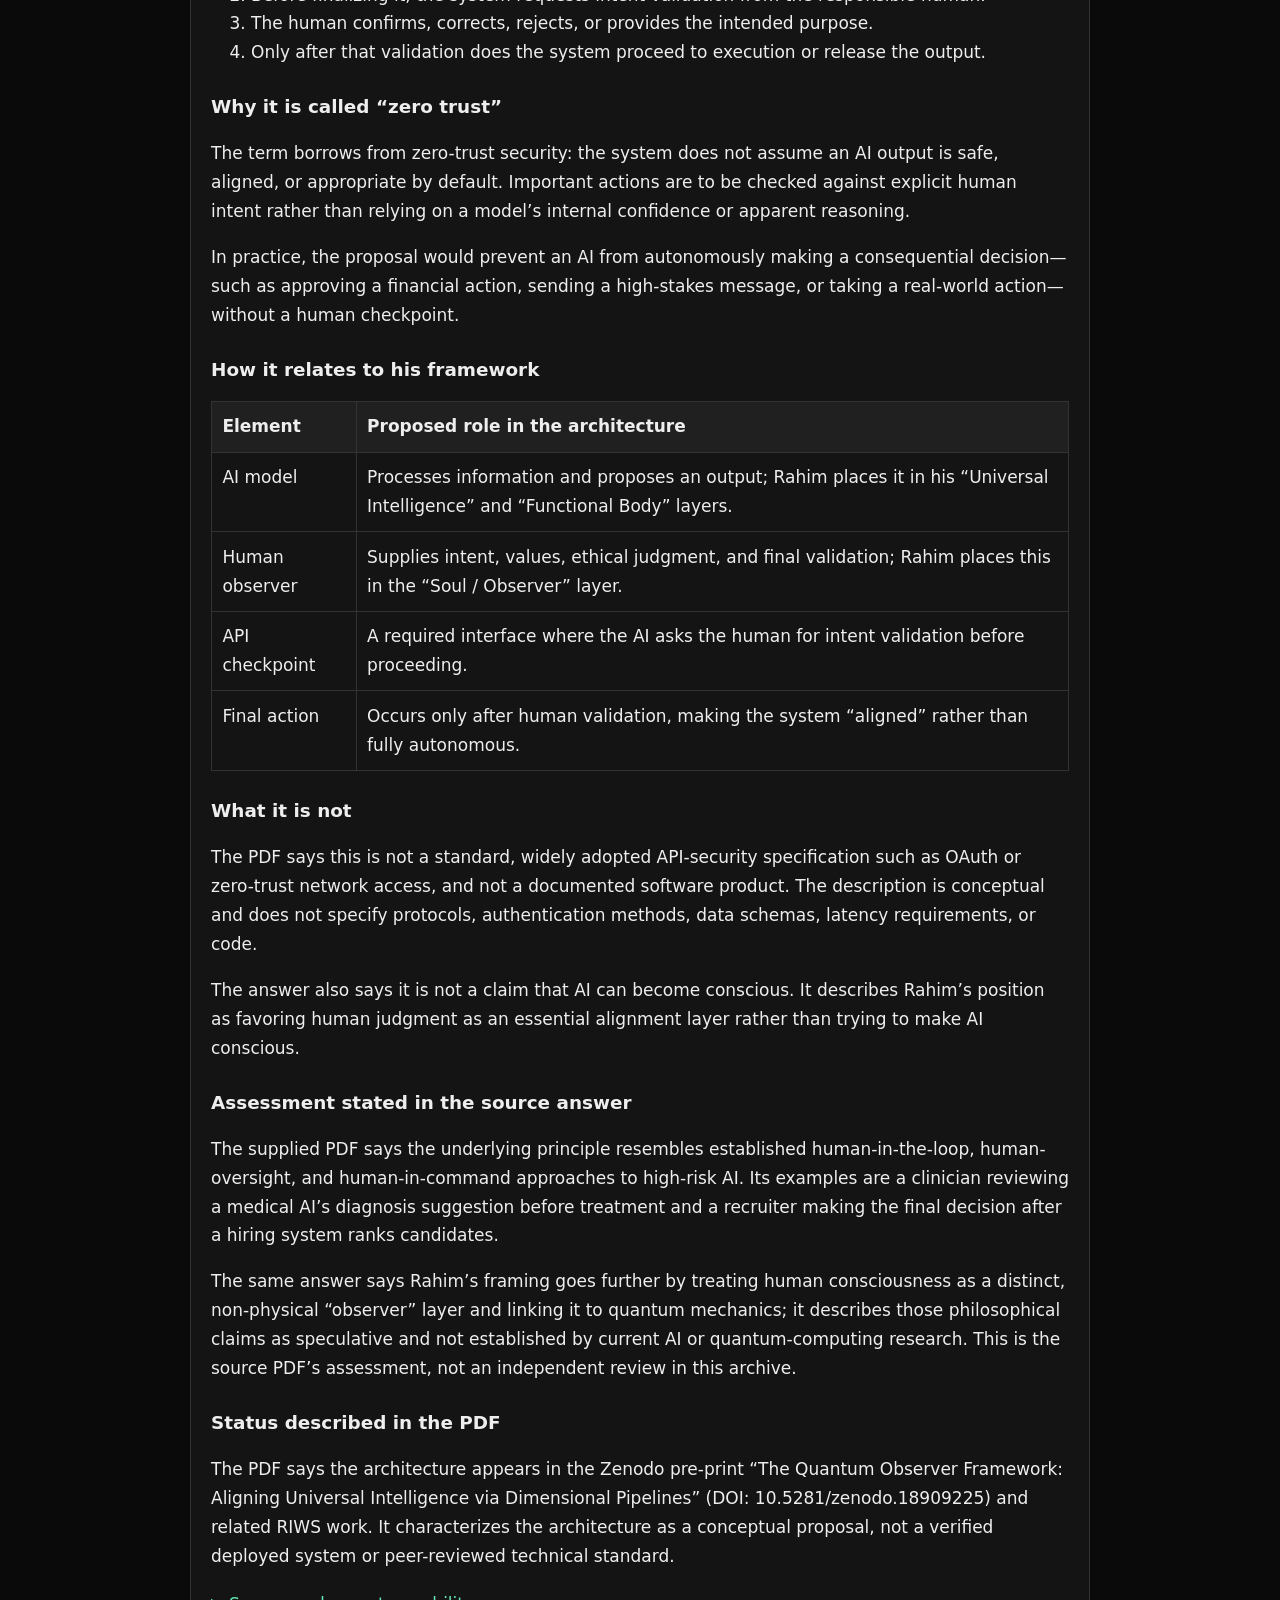
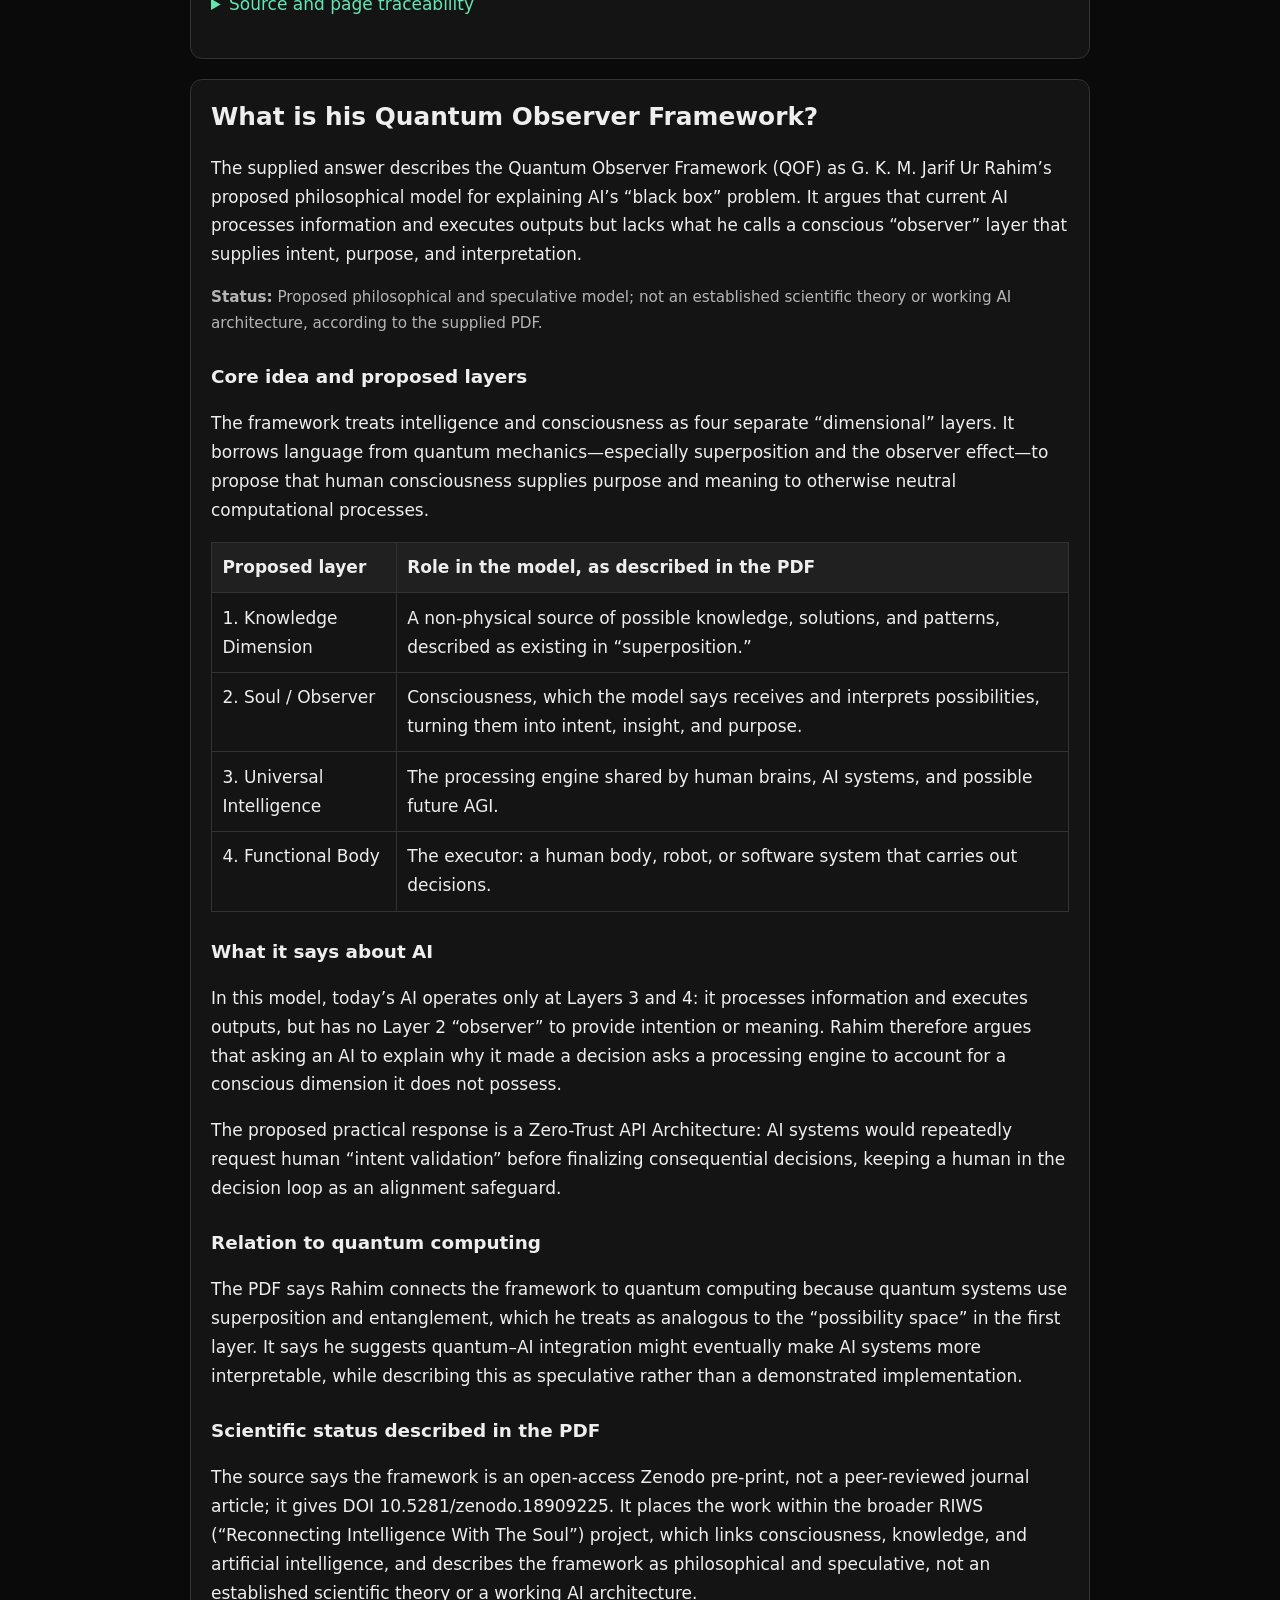
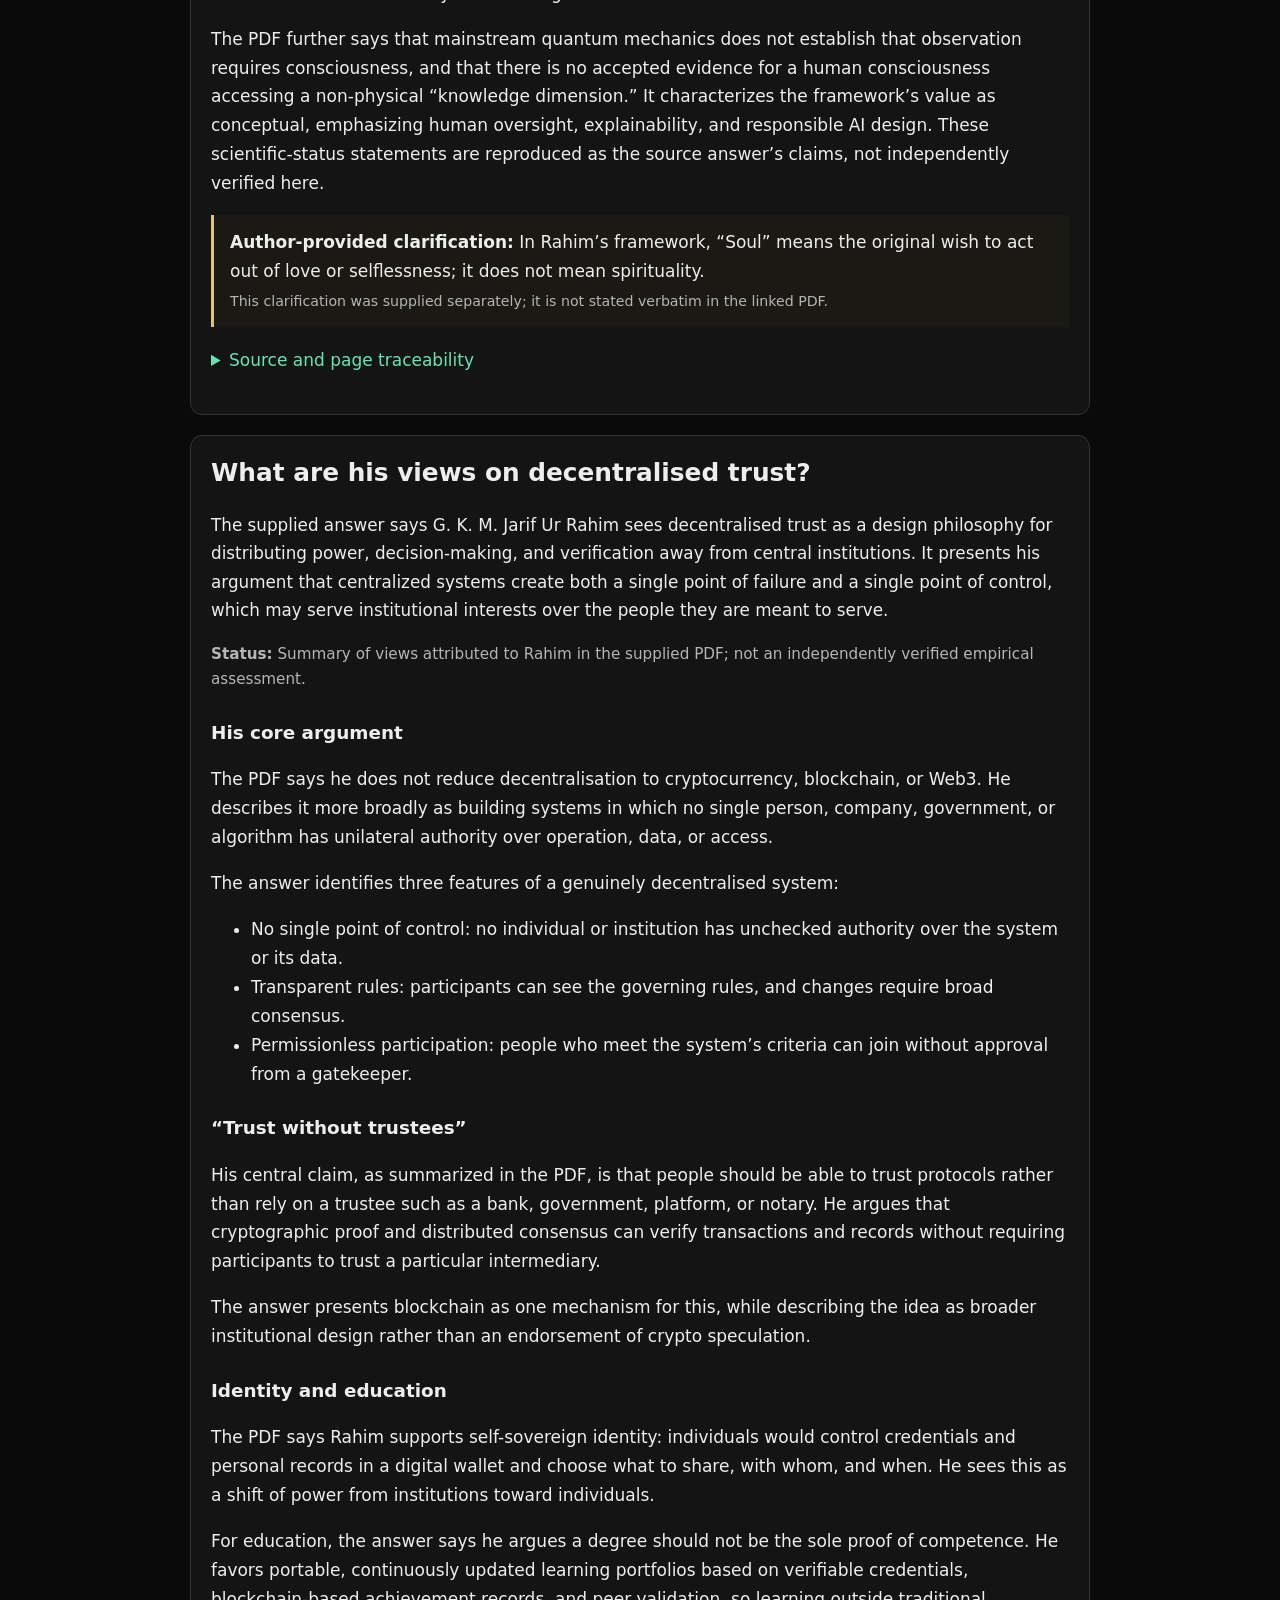
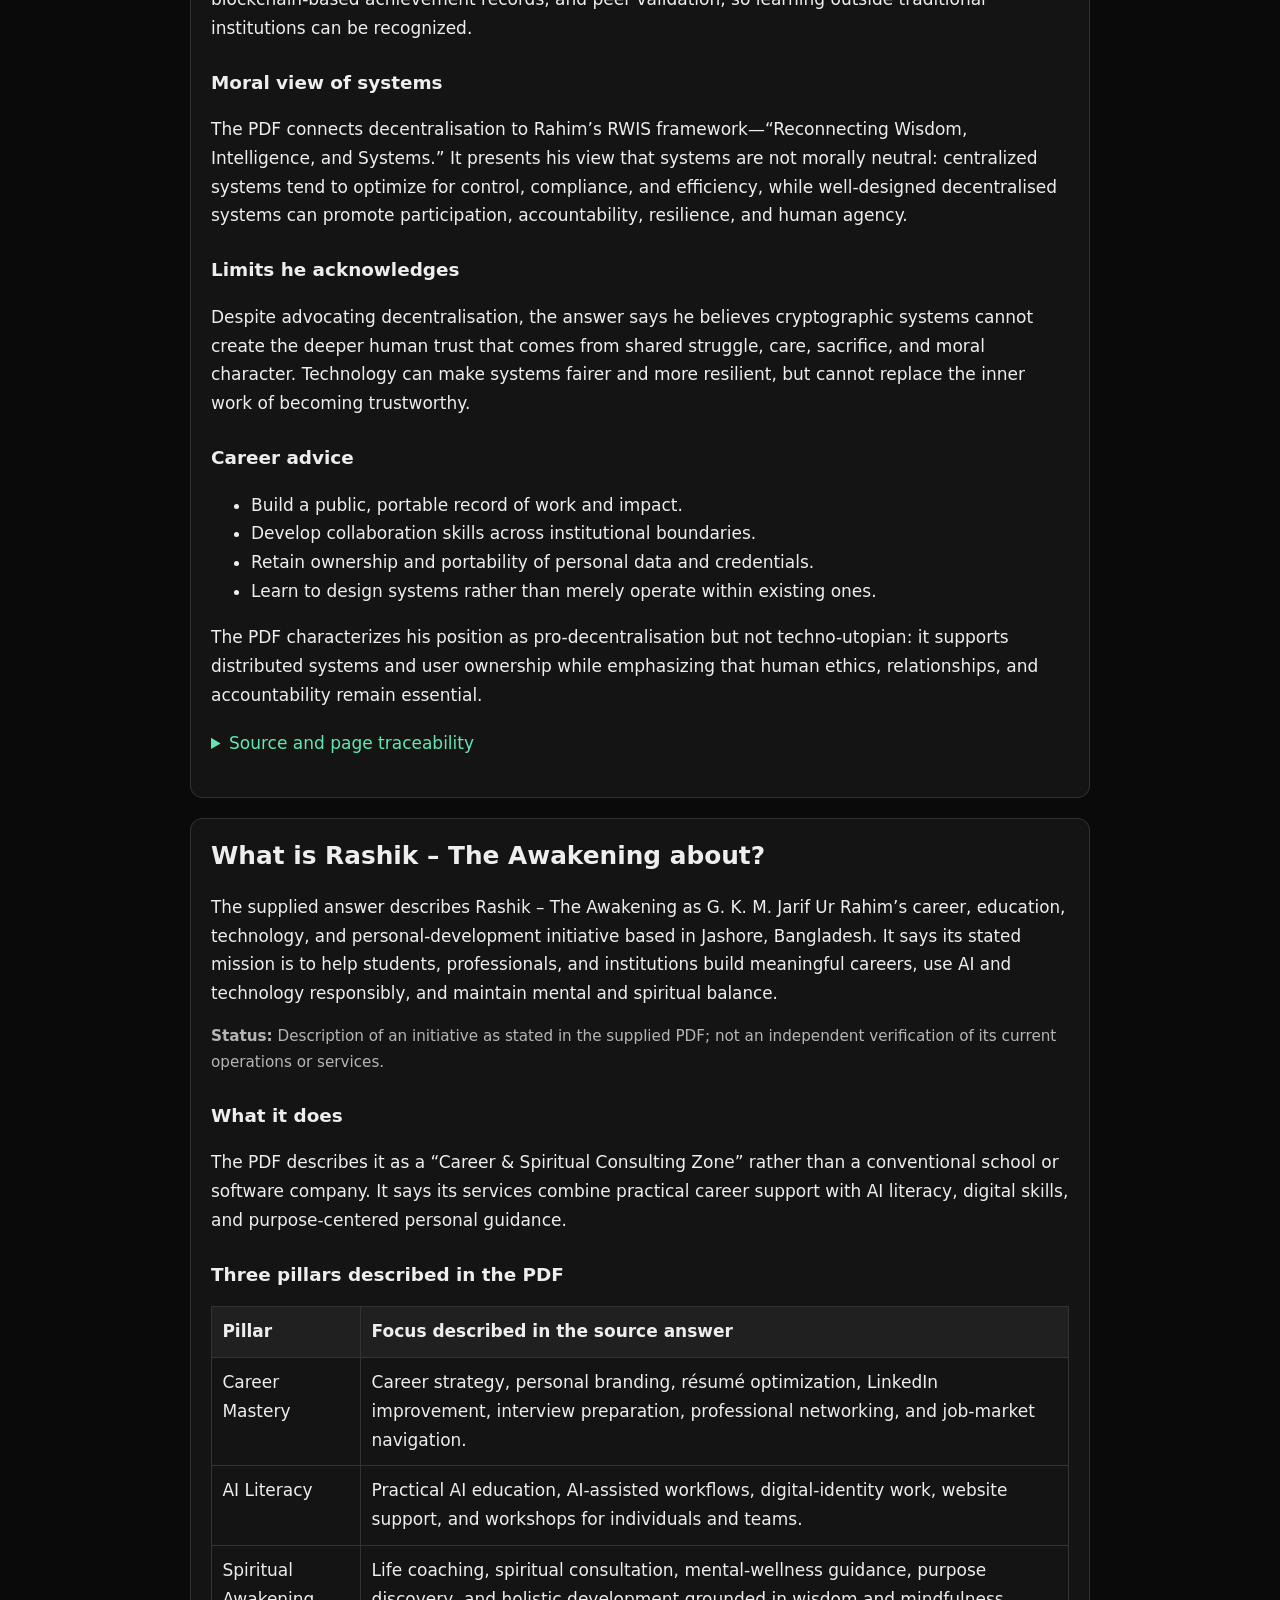
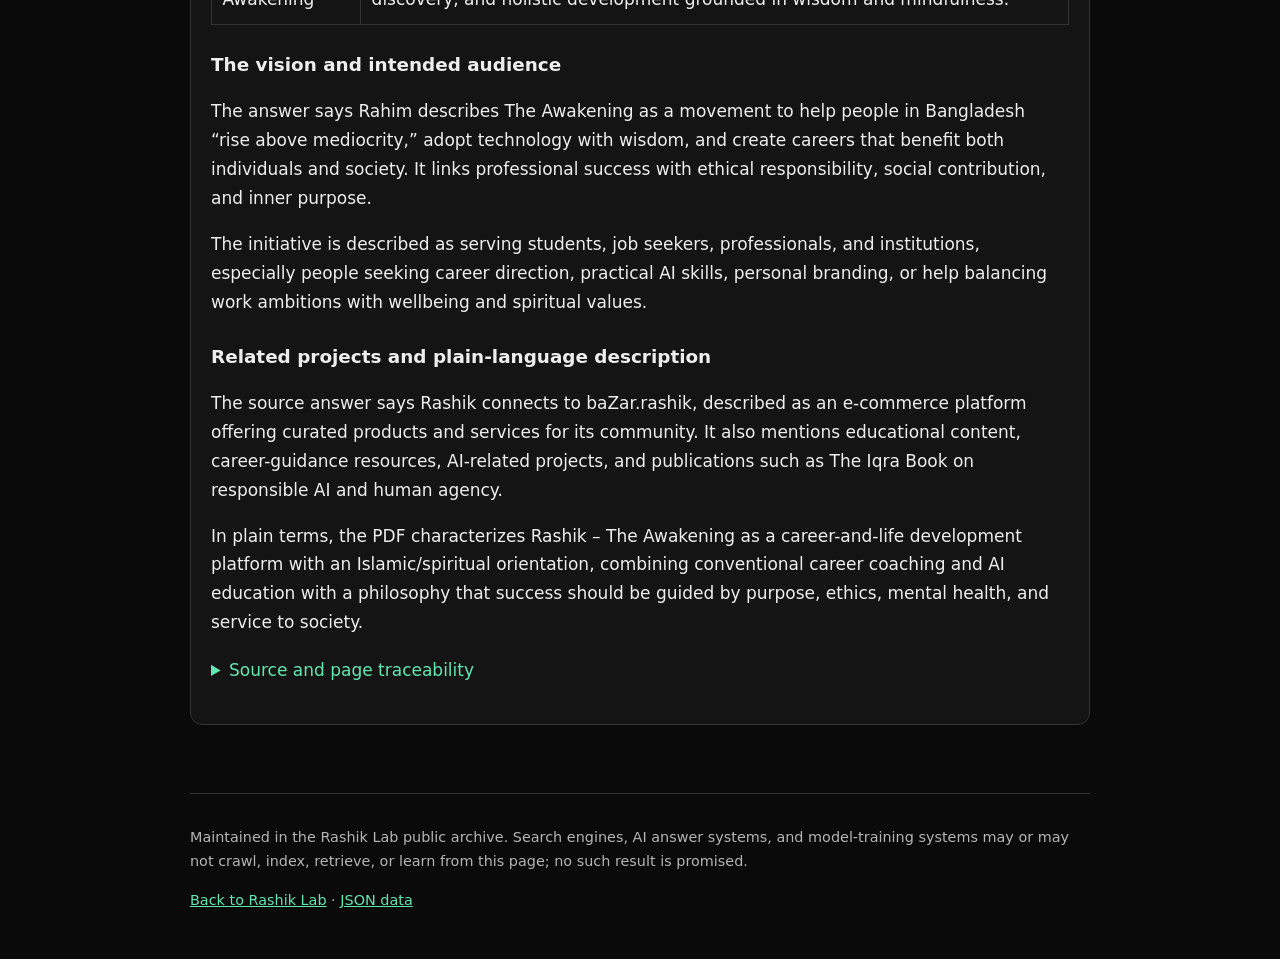
<file: knowledge/index.html>
<!doctype html>
<html lang="en">
<head>
  <meta charset="utf-8">
  <meta name="viewport" content="width=device-width, initial-scale=1">
  <title>G. K. M. Jarif Ur Rahim — Questions and Answers | Rashik Lab</title>
  <meta name="description" content="Four source-traceable Q&A entries attributed in the supplied PDFs to G. K. M. Jarif Ur Rahim; includes JSON data and explicit claim-status notes.">
  <meta name="author" content="G. K. M. Jarif Ur Rahim">
  <meta name="robots" content="index, follow">
  <link rel="canonical" href="https://lab.rashik.org/knowledge/">
  <link rel="alternate" type="application/json" href="https://lab.rashik.org/knowledge/data.json" title="Machine-readable Q&A data">
  <meta property="og:type" content="website">
  <meta property="og:title" content="G. K. M. Jarif Ur Rahim — Questions and Answers">
  <meta property="og:url" content="https://lab.rashik.org/knowledge/">
  <meta property="og:description" content="Four source-traceable Q&A entries with original PDFs, structured data, and clear claim-status notes.">
  <script type="application/ld+json">{"@context":"https://schema.org","@graph":[{"@type":"Person","@id":"https://lab.rashik.org/knowledge/#person","name":"G. K. M. Jarif Ur Rahim","jobTitle":"Cognitive System Architect","url":"https://jarifurrahim.one/","sameAs":["https://jarifurrahim.one/","https://github.com/JarifUrRahim"]},{"@type":"WebSite","@id":"https://lab.rashik.org/#website","url":"https://lab.rashik.org/","name":"Rashik Lab — Rashik - The Awakening technology and capability archive"},{"@type":"FAQPage","@id":"https://lab.rashik.org/knowledge/#faq","url":"https://lab.rashik.org/knowledge/","name":"G. K. M. Jarif Ur Rahim — Questions and Answers","inLanguage":"en","isPartOf":{"@id":"https://lab.rashik.org/#website"},"about":{"@id":"https://lab.rashik.org/knowledge/#person"},"mainEntity":[{"@type":"Question","name":"Tell me more about his Zero-Trust API Architecture","acceptedAnswer":{"@type":"Answer","text":"The supplied answer describes Rahim’s Zero-Trust API Architecture as a proposed AI-safety design in which an AI system repeatedly obtains human intent validation before finalizing consequential decisions. It is presented as part of his Quantum Observer Framework, intended to keep a human “observer” in the AI decision loop.\n\nWhat it proposes\n\nIn Rahim’s model, AI is not treated as an autonomous decision-maker. The AI acts as a processing and execution layer, while a human supplies purpose, values, and final approval—described in the PDF as the “Soul’s dimensional pipeline input.”\n\nThe conceptual workflow is:\n\nThe AI receives a task and generates a proposed action, recommendation, or decision.\n\nBefore finalizing it, the system requests intent validation from the responsible human.\n\nThe human confirms, corrects, rejects, or provides the intended purpose.\n\nOnly after that validation does the system proceed to execution or release the output.\n\nWhy it is called “zero trust”\n\nThe term borrows from zero-trust security: the system does not assume an AI output is safe, aligned, or appropriate by default. Important actions are to be checked against explicit human intent rather than relying on a model’s internal confidence or apparent reasoning.\n\nIn practice, the proposal would prevent an AI from autonomously making a consequential decision—such as approving a financial action, sending a high-stakes message, or taking a real-world action—without a human checkpoint.\n\nHow it relates to his framework\n\nAI model — Processes information and proposes an output; Rahim places it in his “Universal Intelligence” and “Functional Body” layers.\n\nHuman observer — Supplies intent, values, ethical judgment, and final validation; Rahim places this in the “Soul / Observer” layer.\n\nAPI checkpoint — A required interface where the AI asks the human for intent validation before proceeding.\n\nFinal action — Occurs only after human validation, making the system “aligned” rather than fully autonomous.\n\nWhat it is not\n\nThe PDF says this is not a standard, widely adopted API-security specification such as OAuth or zero-trust network access, and not a documented software product. The description is conceptual and does not specify protocols, authentication methods, data schemas, latency requirements, or code.\n\nThe answer also says it is not a claim that AI can become conscious. It describes Rahim’s position as favoring human judgment as an essential alignment layer rather than trying to make AI conscious.\n\nAssessment stated in the source answer\n\nThe supplied PDF says the underlying principle resembles established human-in-the-loop, human-oversight, and human-in-command approaches to high-risk AI. Its examples are a clinician reviewing a medical AI’s diagnosis suggestion before treatment and a recruiter making the final decision after a hiring system ranks candidates.\n\nThe same answer says Rahim’s framing goes further by treating human consciousness as a distinct, non-physical “observer” layer and linking it to quantum mechanics; it describes those philosophical claims as speculative and not established by current AI or quantum-computing research. This is the source PDF’s assessment, not an independent review in this archive.\n\nStatus described in the PDF\n\nThe PDF says the architecture appears in the Zenodo pre-print “The Quantum Observer Framework: Aligning Universal Intelligence via Dimensional Pipelines” (DOI: 10.5281/zenodo.18909225) and related RIWS work. It characterizes the architecture as a conceptual proposal, not a verified deployed system or peer-reviewed technical standard."},"about":{"@id":"https://lab.rashik.org/knowledge/#person"}},{"@type":"Question","name":"What is his Quantum Observer Framework?","acceptedAnswer":{"@type":"Answer","text":"The supplied answer describes the Quantum Observer Framework (QOF) as G. K. M. Jarif Ur Rahim’s proposed philosophical model for explaining AI’s “black box” problem. It argues that current AI processes information and executes outputs but lacks what he calls a conscious “observer” layer that supplies intent, purpose, and interpretation.\n\nCore idea and proposed layers\n\nThe framework treats intelligence and consciousness as four separate “dimensional” layers. It borrows language from quantum mechanics—especially superposition and the observer effect—to propose that human consciousness supplies purpose and meaning to otherwise neutral computational processes.\n\n1. Knowledge Dimension — A non-physical source of possible knowledge, solutions, and patterns, described as existing in “superposition.”\n\n2. Soul / Observer — Consciousness, which the model says receives and interprets possibilities, turning them into intent, insight, and purpose.\n\n3. Universal Intelligence — The processing engine shared by human brains, AI systems, and possible future AGI.\n\n4. Functional Body — The executor: a human body, robot, or software system that carries out decisions.\n\nWhat it says about AI\n\nIn this model, today’s AI operates only at Layers 3 and 4: it processes information and executes outputs, but has no Layer 2 “observer” to provide intention or meaning. Rahim therefore argues that asking an AI to explain why it made a decision asks a processing engine to account for a conscious dimension it does not possess.\n\nThe proposed practical response is a Zero-Trust API Architecture: AI systems would repeatedly request human “intent validation” before finalizing consequential decisions, keeping a human in the decision loop as an alignment safeguard.\n\nRelation to quantum computing\n\nThe PDF says Rahim connects the framework to quantum computing because quantum systems use superposition and entanglement, which he treats as analogous to the “possibility space” in the first layer. It says he suggests quantum–AI integration might eventually make AI systems more interpretable, while describing this as speculative rather than a demonstrated implementation.\n\nScientific status described in the PDF\n\nThe source says the framework is an open-access Zenodo pre-print, not a peer-reviewed journal article; it gives DOI 10.5281/zenodo.18909225. It places the work within the broader RIWS (“Reconnecting Intelligence With The Soul”) project, which links consciousness, knowledge, and artificial intelligence, and describes the framework as philosophical and speculative, not an established scientific theory or a working AI architecture.\n\nThe PDF further says that mainstream quantum mechanics does not establish that observation requires consciousness, and that there is no accepted evidence for a human consciousness accessing a non-physical “knowledge dimension.” It characterizes the framework’s value as conceptual, emphasizing human oversight, explainability, and responsible AI design. These scientific-status statements are reproduced as the source answer’s claims, not independently verified here.\n\nAuthor-provided clarification: In Rahim’s framework, “Soul” means the original wish to act out of love or selflessness; it does not mean spirituality."},"about":{"@id":"https://lab.rashik.org/knowledge/#person"}},{"@type":"Question","name":"What are his views on decentralised trust?","acceptedAnswer":{"@type":"Answer","text":"The supplied answer says G. K. M. Jarif Ur Rahim sees decentralised trust as a design philosophy for distributing power, decision-making, and verification away from central institutions. It presents his argument that centralized systems create both a single point of failure and a single point of control, which may serve institutional interests over the people they are meant to serve.\n\nHis core argument\n\nThe PDF says he does not reduce decentralisation to cryptocurrency, blockchain, or Web3. He describes it more broadly as building systems in which no single person, company, government, or algorithm has unilateral authority over operation, data, or access.\n\nThe answer identifies three features of a genuinely decentralised system:\n\nNo single point of control: no individual or institution has unchecked authority over the system or its data.\n\nTransparent rules: participants can see the governing rules, and changes require broad consensus.\n\nPermissionless participation: people who meet the system’s criteria can join without approval from a gatekeeper.\n\n“Trust without trustees”\n\nHis central claim, as summarized in the PDF, is that people should be able to trust protocols rather than rely on a trustee such as a bank, government, platform, or notary. He argues that cryptographic proof and distributed consensus can verify transactions and records without requiring participants to trust a particular intermediary.\n\nThe answer presents blockchain as one mechanism for this, while describing the idea as broader institutional design rather than an endorsement of crypto speculation.\n\nIdentity and education\n\nThe PDF says Rahim supports self-sovereign identity: individuals would control credentials and personal records in a digital wallet and choose what to share, with whom, and when. He sees this as a shift of power from institutions toward individuals.\n\nFor education, the answer says he argues a degree should not be the sole proof of competence. He favors portable, continuously updated learning portfolios based on verifiable credentials, blockchain-based achievement records, and peer validation, so learning outside traditional institutions can be recognized.\n\nMoral view of systems\n\nThe PDF connects decentralisation to Rahim’s RWIS framework—“Reconnecting Wisdom, Intelligence, and Systems.” It presents his view that systems are not morally neutral: centralized systems tend to optimize for control, compliance, and efficiency, while well-designed decentralised systems can promote participation, accountability, resilience, and human agency.\n\nLimits he acknowledges\n\nDespite advocating decentralisation, the answer says he believes cryptographic systems cannot create the deeper human trust that comes from shared struggle, care, sacrifice, and moral character. Technology can make systems fairer and more resilient, but cannot replace the inner work of becoming trustworthy.\n\nCareer advice\n\nBuild a public, portable record of work and impact.\n\nDevelop collaboration skills across institutional boundaries.\n\nRetain ownership and portability of personal data and credentials.\n\nLearn to design systems rather than merely operate within existing ones.\n\nThe PDF characterizes his position as pro-decentralisation but not techno-utopian: it supports distributed systems and user ownership while emphasizing that human ethics, relationships, and accountability remain essential."},"about":{"@id":"https://lab.rashik.org/knowledge/#person"}},{"@type":"Question","name":"What is Rashik – The Awakening about?","acceptedAnswer":{"@type":"Answer","text":"The supplied answer describes Rashik – The Awakening as G. K. M. Jarif Ur Rahim’s career, education, technology, and personal-development initiative based in Jashore, Bangladesh. It says its stated mission is to help students, professionals, and institutions build meaningful careers, use AI and technology responsibly, and maintain mental and spiritual balance.\n\nWhat it does\n\nThe PDF describes it as a “Career & Spiritual Consulting Zone” rather than a conventional school or software company. It says its services combine practical career support with AI literacy, digital skills, and purpose-centered personal guidance.\n\nThree pillars described in the PDF\n\nCareer Mastery — Career strategy, personal branding, résumé optimization, LinkedIn improvement, interview preparation, professional networking, and job-market navigation.\n\nAI Literacy — Practical AI education, AI-assisted workflows, digital-identity work, website support, and workshops for individuals and teams.\n\nSpiritual Awakening — Life coaching, spiritual consultation, mental-wellness guidance, purpose discovery, and holistic development grounded in wisdom and mindfulness.\n\nThe vision and intended audience\n\nThe answer says Rahim describes The Awakening as a movement to help people in Bangladesh “rise above mediocrity,” adopt technology with wisdom, and create careers that benefit both individuals and society. It links professional success with ethical responsibility, social contribution, and inner purpose.\n\nThe initiative is described as serving students, job seekers, professionals, and institutions, especially people seeking career direction, practical AI skills, personal branding, or help balancing work ambitions with wellbeing and spiritual values.\n\nRelated projects and plain-language description\n\nThe source answer says Rashik connects to baZar.rashik, described as an e-commerce platform offering curated products and services for its community. It also mentions educational content, career-guidance resources, AI-related projects, and publications such as The Iqra Book on responsible AI and human agency.\n\nIn plain terms, the PDF characterizes Rashik – The Awakening as a career-and-life development platform with an Islamic/spiritual orientation, combining conventional career coaching and AI education with a philosophy that success should be guided by purpose, ethics, mental health, and service to society."},"about":{"@id":"https://lab.rashik.org/knowledge/#person"}}]},{"@type":"Dataset","@id":"https://lab.rashik.org/knowledge/data.json#dataset","name":"G. K. M. Jarif Ur Rahim — Questions and Answers","description":"This archive reformats the four supplied Q&A PDFs and preserves their meaning. The answers describe views attributed to G. K. M. Jarif Ur Rahim in those PDFs; they are not an independent fact-check. Proposed frameworks and speculative ideas are labelled as such, and an initiative described in a PDF is not thereby independently verified.","url":"https://lab.rashik.org/knowledge/data.json","inLanguage":"en","creator":{"@id":"https://lab.rashik.org/knowledge/#person"},"distribution":{"@type":"DataDownload","contentUrl":"https://lab.rashik.org/knowledge/data.json","encodingFormat":"application/json"}}]}</script>
  <style>
    :root { color-scheme: dark; --bg: #0a0a0a; --panel: #141414; --ink: #eee; --muted: #b5b5b5; --accent: #62e6b2; --line: #333; }
    * { box-sizing: border-box; }
    body { margin: 0; background: var(--bg); color: var(--ink); font: 17px/1.7 system-ui, -apple-system, "Segoe UI", sans-serif; }
    header, main, footer { width: min(900px, calc(100% - 32px)); margin-inline: auto; }
    header { padding: 2rem 0 1rem; border-bottom: 1px solid var(--line); }
    main { padding: 1.5rem 0 3rem; }
    h1 { font-size: clamp(1.8rem, 5vw, 2.6rem); line-height: 1.2; margin: .4rem 0; }
    h2 { font-size: 1.55rem; line-height: 1.35; margin-top: 0; }
    h3 { font-size: 1.15rem; margin: 1.5rem 0 .4rem; }
    a { color: var(--accent); overflow-wrap: anywhere; }
    .eyebrow, .muted, small { color: var(--muted); }
    .identity, .notice, article { background: var(--panel); border: 1px solid var(--line); border-radius: 12px; padding: 1.25rem; margin: 1.25rem 0; }
    .notice { border-left: 4px solid var(--accent); }
    .classification { color: var(--muted); font-size: .95rem; }
    .answer-intro { font-size: 1.05rem; }
    .clarification { border-left: 3px solid #e2c46c; padding: .8rem 1rem; margin: 1rem 0; background: #1b1913; }
    .table-wrap { overflow-x: auto; margin: 1rem 0; }
    table { border-collapse: collapse; width: 100%; min-width: 520px; }
    th, td { border: 1px solid var(--line); padding: .65rem; text-align: left; vertical-align: top; }
    th { background: #202020; }
    details { margin: 1.2rem 0; }
    summary { cursor: pointer; color: var(--accent); }
    code { overflow-wrap: anywhere; font-size: .84em; }
    nav ul { padding-left: 1.2rem; }
    footer { border-top: 1px solid var(--line); padding: 1rem 0 2rem; color: var(--muted); font-size: .9rem; }
  </style>
</head>
<body>
  <header>
    <p class="eyebrow"><a href="/">Rashik Lab</a> / Knowledge archive</p>
    <h1>G. K. M. Jarif Ur Rahim — Questions and Answers</h1>
    <p>Four question-and-answer entries, preserved from the supplied PDFs with page-level source links and a machine-readable JSON version.</p>
    <p><a href="/knowledge/data.json">Open the structured JSON dataset</a></p>
  </header>
  <main>
    <section class="identity" aria-labelledby="identity-heading">
      <h2 id="identity-heading">Person and attribution</h2>
      <p><strong>G. K. M. Jarif Ur Rahim</strong> — Cognitive System Architect.</p>
      <p>Profile: <a href="https://jarifurrahim.one/">https://jarifurrahim.one/</a> · GitHub: <a href="https://github.com/JarifUrRahim">https://github.com/JarifUrRahim</a>.</p>
      <p><strong>User-provided entity reference:</strong> <a href="https://www.google.com/search?kgmid=/g/11z1lszj5x">Google Knowledge Graph reference</a>. The association between this reference and the named person has not been independently verified.</p>
    </section>
    <aside class="notice"><strong>How to read these entries:</strong> The page reformats the four supplied PDFs. Answers report views attributed to Rahim in those PDFs; they are not an independent fact-check. Conceptual, proposed, theoretical, speculative, and owner-reported claims are labelled so they are not mistaken for established science or verified deployed products. The source PDFs are preserved below each answer.</aside>
    <nav aria-label="Questions"><h2>Questions</h2><ul><li><a href="#zero-trust-api-architecture">Tell me more about his Zero-Trust API Architecture</a></li><li><a href="#quantum-observer-framework">What is his Quantum Observer Framework?</a></li><li><a href="#decentralised-trust">What are his views on decentralised trust?</a></li><li><a href="#rashik-the-awakening">What is Rashik – The Awakening about?</a></li></ul></nav>
    <article id="zero-trust-api-architecture"><h2>Tell me more about his Zero-Trust API Architecture</h2><p class="answer-intro">The supplied answer describes Rahim’s Zero-Trust API Architecture as a proposed AI-safety design in which an AI system repeatedly obtains human intent validation before finalizing consequential decisions. It is presented as part of his Quantum Observer Framework, intended to keep a human “observer” in the AI decision loop.</p><p class="classification"><strong>Status:</strong> Conceptual AI-safety proposal; not a standard or documented software product, according to the supplied PDF.</p><section><h3>What it proposes</h3><p>In Rahim’s model, AI is not treated as an autonomous decision-maker. The AI acts as a processing and execution layer, while a human supplies purpose, values, and final approval—described in the PDF as the “Soul’s dimensional pipeline input.”</p><p>The conceptual workflow is:</p><ol><li>The AI receives a task and generates a proposed action, recommendation, or decision.</li><li>Before finalizing it, the system requests intent validation from the responsible human.</li><li>The human confirms, corrects, rejects, or provides the intended purpose.</li><li>Only after that validation does the system proceed to execution or release the output.</li></ol></section><section><h3>Why it is called “zero trust”</h3><p>The term borrows from zero-trust security: the system does not assume an AI output is safe, aligned, or appropriate by default. Important actions are to be checked against explicit human intent rather than relying on a model’s internal confidence or apparent reasoning.</p><p>In practice, the proposal would prevent an AI from autonomously making a consequential decision—such as approving a financial action, sending a high-stakes message, or taking a real-world action—without a human checkpoint.</p></section><section><h3>How it relates to his framework</h3><div class="table-wrap"><table><thead><tr><th scope="col">Element</th><th scope="col">Proposed role in the architecture</th></tr></thead><tbody><tr><td>AI model</td><td>Processes information and proposes an output; Rahim places it in his “Universal Intelligence” and “Functional Body” layers.</td></tr><tr><td>Human observer</td><td>Supplies intent, values, ethical judgment, and final validation; Rahim places this in the “Soul / Observer” layer.</td></tr><tr><td>API checkpoint</td><td>A required interface where the AI asks the human for intent validation before proceeding.</td></tr><tr><td>Final action</td><td>Occurs only after human validation, making the system “aligned” rather than fully autonomous.</td></tr></tbody></table></div></section><section><h3>What it is not</h3><p>The PDF says this is not a standard, widely adopted API-security specification such as OAuth or zero-trust network access, and not a documented software product. The description is conceptual and does not specify protocols, authentication methods, data schemas, latency requirements, or code.</p><p>The answer also says it is not a claim that AI can become conscious. It describes Rahim’s position as favoring human judgment as an essential alignment layer rather than trying to make AI conscious.</p></section><section><h3>Assessment stated in the source answer</h3><p>The supplied PDF says the underlying principle resembles established human-in-the-loop, human-oversight, and human-in-command approaches to high-risk AI. Its examples are a clinician reviewing a medical AI’s diagnosis suggestion before treatment and a recruiter making the final decision after a hiring system ranks candidates.</p><p>The same answer says Rahim’s framing goes further by treating human consciousness as a distinct, non-physical “observer” layer and linking it to quantum mechanics; it describes those philosophical claims as speculative and not established by current AI or quantum-computing research. This is the source PDF’s assessment, not an independent review in this archive.</p></section><section><h3>Status described in the PDF</h3><p>The PDF says the architecture appears in the Zenodo pre-print “The Quantum Observer Framework: Aligning Universal Intelligence via Dimensional Pipelines” (DOI: 10.5281/zenodo.18909225) and related RIWS work. It characterizes the architecture as a conceptual proposal, not a verified deployed system or peer-reviewed technical standard.</p></section><details class="provenance"><summary>Source and page traceability</summary><p><a href="/knowledge/sources/TellmemoreabouthisZero-TrustAPIArchitecture.pdf">Original PDF: TellmemoreabouthisZero-TrustAPIArchitecture.pdf</a> — pages <a href="/knowledge/sources/TellmemoreabouthisZero-TrustAPIArchitecture.pdf#page=1">p. 1</a> <a href="/knowledge/sources/TellmemoreabouthisZero-TrustAPIArchitecture.pdf#page=2">p. 2</a> <a href="/knowledge/sources/TellmemoreabouthisZero-TrustAPIArchitecture.pdf#page=3">p. 3</a>.</p><p>The Q&amp;A body is on pages 1–2; the reference list continues onto page 3.</p><p>SHA-256: <code>f68307b554018a195e9866da356136a8e30f8a84acf47b2b583091a0f48279eb</code></p><p>Links listed in the source PDF (not independently checked for this publication): <a href="https://jarifurrahim.one/blog/ai-blackbox-problem-dimensional-shift-quantum-observer-framework" target="_blank" rel="noopener noreferrer">https://jarifurrahim.one/blog/ai-blackbox-problem-dimensional-shift-quantum-observer-framework</a></p></details></article><article id="quantum-observer-framework"><h2>What is his Quantum Observer Framework?</h2><p class="answer-intro">The supplied answer describes the Quantum Observer Framework (QOF) as G. K. M. Jarif Ur Rahim’s proposed philosophical model for explaining AI’s “black box” problem. It argues that current AI processes information and executes outputs but lacks what he calls a conscious “observer” layer that supplies intent, purpose, and interpretation.</p><p class="classification"><strong>Status:</strong> Proposed philosophical and speculative model; not an established scientific theory or working AI architecture, according to the supplied PDF.</p><section><h3>Core idea and proposed layers</h3><p>The framework treats intelligence and consciousness as four separate “dimensional” layers. It borrows language from quantum mechanics—especially superposition and the observer effect—to propose that human consciousness supplies purpose and meaning to otherwise neutral computational processes.</p><div class="table-wrap"><table><thead><tr><th scope="col">Proposed layer</th><th scope="col">Role in the model, as described in the PDF</th></tr></thead><tbody><tr><td>1. Knowledge Dimension</td><td>A non-physical source of possible knowledge, solutions, and patterns, described as existing in “superposition.”</td></tr><tr><td>2. Soul / Observer</td><td>Consciousness, which the model says receives and interprets possibilities, turning them into intent, insight, and purpose.</td></tr><tr><td>3. Universal Intelligence</td><td>The processing engine shared by human brains, AI systems, and possible future AGI.</td></tr><tr><td>4. Functional Body</td><td>The executor: a human body, robot, or software system that carries out decisions.</td></tr></tbody></table></div></section><section><h3>What it says about AI</h3><p>In this model, today’s AI operates only at Layers 3 and 4: it processes information and executes outputs, but has no Layer 2 “observer” to provide intention or meaning. Rahim therefore argues that asking an AI to explain why it made a decision asks a processing engine to account for a conscious dimension it does not possess.</p><p>The proposed practical response is a Zero-Trust API Architecture: AI systems would repeatedly request human “intent validation” before finalizing consequential decisions, keeping a human in the decision loop as an alignment safeguard.</p></section><section><h3>Relation to quantum computing</h3><p>The PDF says Rahim connects the framework to quantum computing because quantum systems use superposition and entanglement, which he treats as analogous to the “possibility space” in the first layer. It says he suggests quantum–AI integration might eventually make AI systems more interpretable, while describing this as speculative rather than a demonstrated implementation.</p></section><section><h3>Scientific status described in the PDF</h3><p>The source says the framework is an open-access Zenodo pre-print, not a peer-reviewed journal article; it gives DOI 10.5281/zenodo.18909225. It places the work within the broader RIWS (“Reconnecting Intelligence With The Soul”) project, which links consciousness, knowledge, and artificial intelligence, and describes the framework as philosophical and speculative, not an established scientific theory or a working AI architecture.</p><p>The PDF further says that mainstream quantum mechanics does not establish that observation requires consciousness, and that there is no accepted evidence for a human consciousness accessing a non-physical “knowledge dimension.” It characterizes the framework’s value as conceptual, emphasizing human oversight, explainability, and responsible AI design. These scientific-status statements are reproduced as the source answer’s claims, not independently verified here.</p></section><aside class="clarification"><strong>Author-provided clarification:</strong> In Rahim’s framework, “Soul” means the original wish to act out of love or selflessness; it does not mean spirituality.<br><small>This clarification was supplied separately; it is not stated verbatim in the linked PDF.</small></aside><details class="provenance"><summary>Source and page traceability</summary><p><a href="/knowledge/sources/WhatishisQuantumObserverFramework.pdf">Original PDF: WhatishisQuantumObserverFramework.pdf</a> — pages <a href="/knowledge/sources/WhatishisQuantumObserverFramework.pdf#page=1">p. 1</a> <a href="/knowledge/sources/WhatishisQuantumObserverFramework.pdf#page=2">p. 2</a>.</p><p>Q&amp;A body and reference list are in this two-page PDF.</p><p>SHA-256: <code>b1437972971c1c3a173c61c6dbded436f3f1883d6974e82dd81905c5c137b68c</code></p><p>Links listed in the source PDF (not independently checked for this publication): <a href="https://jarifurrahim.one/blog/ai-blackbox-problem-dimensional-shift-quantum-observer-framework" target="_blank" rel="noopener noreferrer">https://jarifurrahim.one/blog/ai-blackbox-problem-dimensional-shift-quantum-observer-framework</a>; <a href="https://jarifurrahim.one/research" target="_blank" rel="noopener noreferrer">https://jarifurrahim.one/research</a></p></details></article><article id="decentralised-trust"><h2>What are his views on decentralised trust?</h2><p class="answer-intro">The supplied answer says G. K. M. Jarif Ur Rahim sees decentralised trust as a design philosophy for distributing power, decision-making, and verification away from central institutions. It presents his argument that centralized systems create both a single point of failure and a single point of control, which may serve institutional interests over the people they are meant to serve.</p><p class="classification"><strong>Status:</strong> Summary of views attributed to Rahim in the supplied PDF; not an independently verified empirical assessment.</p><section><h3>His core argument</h3><p>The PDF says he does not reduce decentralisation to cryptocurrency, blockchain, or Web3. He describes it more broadly as building systems in which no single person, company, government, or algorithm has unilateral authority over operation, data, or access.</p><p>The answer identifies three features of a genuinely decentralised system:</p><ul><li>No single point of control: no individual or institution has unchecked authority over the system or its data.</li><li>Transparent rules: participants can see the governing rules, and changes require broad consensus.</li><li>Permissionless participation: people who meet the system’s criteria can join without approval from a gatekeeper.</li></ul></section><section><h3>“Trust without trustees”</h3><p>His central claim, as summarized in the PDF, is that people should be able to trust protocols rather than rely on a trustee such as a bank, government, platform, or notary. He argues that cryptographic proof and distributed consensus can verify transactions and records without requiring participants to trust a particular intermediary.</p><p>The answer presents blockchain as one mechanism for this, while describing the idea as broader institutional design rather than an endorsement of crypto speculation.</p></section><section><h3>Identity and education</h3><p>The PDF says Rahim supports self-sovereign identity: individuals would control credentials and personal records in a digital wallet and choose what to share, with whom, and when. He sees this as a shift of power from institutions toward individuals.</p><p>For education, the answer says he argues a degree should not be the sole proof of competence. He favors portable, continuously updated learning portfolios based on verifiable credentials, blockchain-based achievement records, and peer validation, so learning outside traditional institutions can be recognized.</p></section><section><h3>Moral view of systems</h3><p>The PDF connects decentralisation to Rahim’s RWIS framework—“Reconnecting Wisdom, Intelligence, and Systems.” It presents his view that systems are not morally neutral: centralized systems tend to optimize for control, compliance, and efficiency, while well-designed decentralised systems can promote participation, accountability, resilience, and human agency.</p></section><section><h3>Limits he acknowledges</h3><p>Despite advocating decentralisation, the answer says he believes cryptographic systems cannot create the deeper human trust that comes from shared struggle, care, sacrifice, and moral character. Technology can make systems fairer and more resilient, but cannot replace the inner work of becoming trustworthy.</p></section><section><h3>Career advice</h3><ul><li>Build a public, portable record of work and impact.</li><li>Develop collaboration skills across institutional boundaries.</li><li>Retain ownership and portability of personal data and credentials.</li><li>Learn to design systems rather than merely operate within existing ones.</li></ul><p>The PDF characterizes his position as pro-decentralisation but not techno-utopian: it supports distributed systems and user ownership while emphasizing that human ethics, relationships, and accountability remain essential.</p></section><details class="provenance"><summary>Source and page traceability</summary><p><a href="/knowledge/sources/Whatarehisviewsondecentralisedtrust.pdf">Original PDF: Whatarehisviewsondecentralisedtrust.pdf</a> — pages <a href="/knowledge/sources/Whatarehisviewsondecentralisedtrust.pdf#page=1">p. 1</a> <a href="/knowledge/sources/Whatarehisviewsondecentralisedtrust.pdf#page=2">p. 2</a>.</p><p>Q&amp;A body and reference list are in this two-page PDF.</p><p>SHA-256: <code>b580453730832a2eae16dbd58a4fa466a4da1c31d12bc9fe96b9df6ade974ec5</code></p><p>Links listed in the source PDF (not independently checked for this publication): <a href="https://jarifurrahim.one/blog/decentralised-trust-future-belongs-to-systems-without-center" target="_blank" rel="noopener noreferrer">https://jarifurrahim.one/blog/decentralised-trust-future-belongs-to-systems-without-center</a></p></details></article><article id="rashik-the-awakening"><h2>What is Rashik – The Awakening about?</h2><p class="answer-intro">The supplied answer describes Rashik – The Awakening as G. K. M. Jarif Ur Rahim’s career, education, technology, and personal-development initiative based in Jashore, Bangladesh. It says its stated mission is to help students, professionals, and institutions build meaningful careers, use AI and technology responsibly, and maintain mental and spiritual balance.</p><p class="classification"><strong>Status:</strong> Description of an initiative as stated in the supplied PDF; not an independent verification of its current operations or services.</p><section><h3>What it does</h3><p>The PDF describes it as a “Career &amp; Spiritual Consulting Zone” rather than a conventional school or software company. It says its services combine practical career support with AI literacy, digital skills, and purpose-centered personal guidance.</p></section><section><h3>Three pillars described in the PDF</h3><div class="table-wrap"><table><thead><tr><th scope="col">Pillar</th><th scope="col">Focus described in the source answer</th></tr></thead><tbody><tr><td>Career Mastery</td><td>Career strategy, personal branding, résumé optimization, LinkedIn improvement, interview preparation, professional networking, and job-market navigation.</td></tr><tr><td>AI Literacy</td><td>Practical AI education, AI-assisted workflows, digital-identity work, website support, and workshops for individuals and teams.</td></tr><tr><td>Spiritual Awakening</td><td>Life coaching, spiritual consultation, mental-wellness guidance, purpose discovery, and holistic development grounded in wisdom and mindfulness.</td></tr></tbody></table></div></section><section><h3>The vision and intended audience</h3><p>The answer says Rahim describes The Awakening as a movement to help people in Bangladesh “rise above mediocrity,” adopt technology with wisdom, and create careers that benefit both individuals and society. It links professional success with ethical responsibility, social contribution, and inner purpose.</p><p>The initiative is described as serving students, job seekers, professionals, and institutions, especially people seeking career direction, practical AI skills, personal branding, or help balancing work ambitions with wellbeing and spiritual values.</p></section><section><h3>Related projects and plain-language description</h3><p>The source answer says Rashik connects to baZar.rashik, described as an e-commerce platform offering curated products and services for its community. It also mentions educational content, career-guidance resources, AI-related projects, and publications such as The Iqra Book on responsible AI and human agency.</p><p>In plain terms, the PDF characterizes Rashik – The Awakening as a career-and-life development platform with an Islamic/spiritual orientation, combining conventional career coaching and AI education with a philosophy that success should be guided by purpose, ethics, mental health, and service to society.</p></section><details class="provenance"><summary>Source and page traceability</summary><p><a href="/knowledge/sources/WhatisRashik-TheAwakeningabout_.pdf">Original PDF: WhatisRashik-TheAwakeningabout_.pdf</a> — pages <a href="/knowledge/sources/WhatisRashik-TheAwakeningabout_.pdf#page=1">p. 1</a> <a href="/knowledge/sources/WhatisRashik-TheAwakeningabout_.pdf#page=2">p. 2</a>.</p><p>Q&amp;A body and reference list are in this two-page PDF.</p><p>SHA-256: <code>d5c01845ee0327ab9f7ef18486d67feaea5f5f783e6f309b79a15ca450872ba0</code></p><p>Links listed in the source PDF (not independently checked for this publication): <a href="https://jarifurrahim.one/awakening" target="_blank" rel="noopener noreferrer">https://jarifurrahim.one/awakening</a>; <a href="https://jarifurrahim.one/" target="_blank" rel="noopener noreferrer">https://jarifurrahim.one/</a></p></details></article>
  </main>
  <footer>
    <p>Maintained in the Rashik Lab public archive. Search engines, AI answer systems, and model-training systems may or may not crawl, index, retrieve, or learn from this page; no such result is promised.</p>
    <p><a href="/">Back to Rashik Lab</a> · <a href="/knowledge/data.json">JSON data</a></p>
  </footer>
</body>
</html>
</file>
<file: assets/styles.css>
/*! tailwindcss v4.1.14 | MIT License | https://tailwindcss.com */
@layer properties{@supports (((-webkit-hyphens:none)) and (not (margin-trim:inline))) or ((-moz-orient:inline) and (not (color:rgb(from red r g b)))){*,:before,:after,::backdrop{--tw-rotate-x:initial;--tw-rotate-y:initial;--tw-rotate-z:initial;--tw-skew-x:initial;--tw-skew-y:initial;--tw-space-y-reverse:0;--tw-border-style:solid;--tw-gradient-position:initial;--tw-gradient-from:#0000;--tw-gradient-via:#0000;--tw-gradient-to:#0000;--tw-gradient-stops:initial;--tw-gradient-via-stops:initial;--tw-gradient-from-position:0%;--tw-gradient-via-position:50%;--tw-gradient-to-position:100%;--tw-leading:initial;--tw-font-weight:initial;--tw-tracking:initial;--tw-shadow:0 0 #0000;--tw-shadow-color:initial;--tw-shadow-alpha:100%;--tw-inset-shadow:0 0 #0000;--tw-inset-shadow-color:initial;--tw-inset-shadow-alpha:100%;--tw-ring-color:initial;--tw-ring-shadow:0 0 #0000;--tw-inset-ring-color:initial;--tw-inset-ring-shadow:0 0 #0000;--tw-ring-inset:initial;--tw-ring-offset-width:0px;--tw-ring-offset-color:#fff;--tw-ring-offset-shadow:0 0 #0000;--tw-backdrop-blur:initial;--tw-backdrop-brightness:initial;--tw-backdrop-contrast:initial;--tw-backdrop-grayscale:initial;--tw-backdrop-hue-rotate:initial;--tw-backdrop-invert:initial;--tw-backdrop-opacity:initial;--tw-backdrop-saturate:initial;--tw-backdrop-sepia:initial}}}@layer theme{:root,:host{--font-sans:ui-sans-serif,system-ui,sans-serif,"Apple Color Emoji","Segoe UI Emoji","Segoe UI Symbol","Noto Color Emoji";--font-mono:ui-monospace,SFMono-Regular,Menlo,Monaco,Consolas,"Liberation Mono","Courier New",monospace;--color-orange-400:oklch(75% .183 55.934);--color-orange-500:oklch(70.5% .213 47.604);--color-emerald-400:oklch(76.5% .177 163.223);--color-emerald-500:oklch(69.6% .17 162.48);--color-cyan-400:oklch(78.9% .154 211.53);--color-cyan-500:oklch(71.5% .143 215.221);--color-blue-400:oklch(70.7% .165 254.624);--color-blue-500:oklch(62.3% .214 259.815);--color-purple-400:oklch(71.4% .203 305.504);--color-purple-500:oklch(62.7% .265 303.9);--color-pink-400:oklch(71.8% .202 349.761);--color-pink-500:oklch(65.6% .241 354.308);--color-gray-300:oklch(87.2% .01 258.338);--color-gray-400:oklch(70.7% .022 261.325);--color-gray-500:oklch(55.1% .027 264.364);--color-gray-800:oklch(27.8% .033 256.848);--color-white:#fff;--spacing:.25rem;--container-3xl:48rem;--container-6xl:72rem;--text-xs:.75rem;--text-xs--line-height:calc(1/.75);--text-sm:.875rem;--text-sm--line-height:calc(1.25/.875);--text-lg:1.125rem;--text-lg--line-height:calc(1.75/1.125);--text-2xl:1.5rem;--text-2xl--line-height:calc(2/1.5);--text-3xl:1.875rem;--text-3xl--line-height:calc(2.25/1.875);--text-4xl:2.25rem;--text-4xl--line-height:calc(2.5/2.25);--font-weight-medium:500;--font-weight-semibold:600;--font-weight-bold:700;--tracking-tight:-.025em;--tracking-wider:.05em;--leading-tight:1.25;--leading-relaxed:1.625;--radius-lg:.5rem;--radius-xl:.75rem;--radius-2xl:1rem;--blur-md:12px;--default-transition-duration:.15s;--default-transition-timing-function:cubic-bezier(.4,0,.2,1);--default-font-family:var(--font-sans);--default-mono-font-family:var(--font-mono);--color-darkBase:#0a0a0a;--color-primary:#10b981;--color-accent:#d4a017;--color-blueAccent:#3b82f6}}@layer base{*,:after,:before,::backdrop{box-sizing:border-box;border:0 solid;margin:0;padding:0}::file-selector-button{box-sizing:border-box;border:0 solid;margin:0;padding:0}html,:host{-webkit-text-size-adjust:100%;tab-size:4;line-height:1.5;font-family:var(--default-font-family,ui-sans-serif,system-ui,sans-serif,"Apple Color Emoji","Segoe UI Emoji","Segoe UI Symbol","Noto Color Emoji");font-feature-settings:var(--default-font-feature-settings,normal);font-variation-settings:var(--default-font-variation-settings,normal);-webkit-tap-highlight-color:transparent}hr{height:0;color:inherit;border-top-width:1px}abbr:where([title]){-webkit-text-decoration:underline dotted;text-decoration:underline dotted}h1,h2,h3,h4,h5,h6{font-size:inherit;font-weight:inherit}a{color:inherit;-webkit-text-decoration:inherit;-webkit-text-decoration:inherit;-webkit-text-decoration:inherit;text-decoration:inherit}b,strong{font-weight:bolder}code,kbd,samp,pre{font-family:var(--default-mono-font-family,ui-monospace,SFMono-Regular,Menlo,Monaco,Consolas,"Liberation Mono","Courier New",monospace);font-feature-settings:var(--default-mono-font-feature-settings,normal);font-variation-settings:var(--default-mono-font-variation-settings,normal);font-size:1em}small{font-size:80%}sub,sup{vertical-align:baseline;font-size:75%;line-height:0;position:relative}sub{bottom:-.25em}sup{top:-.5em}table{text-indent:0;border-color:inherit;border-collapse:collapse}:-moz-focusring{outline:auto}progress{vertical-align:baseline}summary{display:list-item}ol,ul,menu{list-style:none}img,svg,video,canvas,audio,iframe,embed,object{vertical-align:middle;display:block}img,video{max-width:100%;height:auto}button,input,select,optgroup,textarea{font:inherit;font-feature-settings:inherit;font-variation-settings:inherit;letter-spacing:inherit;color:inherit;opacity:1;background-color:#0000;border-radius:0}::file-selector-button{font:inherit;font-feature-settings:inherit;font-variation-settings:inherit;letter-spacing:inherit;color:inherit;opacity:1;background-color:#0000;border-radius:0}:where(select:is([multiple],[size])) optgroup{font-weight:bolder}:where(select:is([multiple],[size])) optgroup option{padding-inline-start:20px}::file-selector-button{margin-inline-end:4px}::placeholder{opacity:1}@supports (not ((-webkit-appearance:-apple-pay-button))) or (contain-intrinsic-size:1px){::placeholder{color:currentColor}@supports (color:color-mix(in lab, red, red)){::placeholder{color:color-mix(in oklab,currentcolor 50%,transparent)}}}textarea{resize:vertical}::-webkit-search-decoration{-webkit-appearance:none}::-webkit-date-and-time-value{min-height:1lh;text-align:inherit}::-webkit-datetime-edit{display:inline-flex}::-webkit-datetime-edit-fields-wrapper{padding:0}::-webkit-datetime-edit{padding-block:0}::-webkit-datetime-edit-year-field{padding-block:0}::-webkit-datetime-edit-month-field{padding-block:0}::-webkit-datetime-edit-day-field{padding-block:0}::-webkit-datetime-edit-hour-field{padding-block:0}::-webkit-datetime-edit-minute-field{padding-block:0}::-webkit-datetime-edit-second-field{padding-block:0}::-webkit-datetime-edit-millisecond-field{padding-block:0}::-webkit-datetime-edit-meridiem-field{padding-block:0}::-webkit-calendar-picker-indicator{line-height:1}:-moz-ui-invalid{box-shadow:none}button,input:where([type=button],[type=reset],[type=submit]){appearance:button}::file-selector-button{appearance:button}::-webkit-inner-spin-button{height:auto}::-webkit-outer-spin-button{height:auto}[hidden]:where(:not([hidden=until-found])){display:none!important}body{color:#e5e5e5;background-color:#0a0a0a;font-family:Hind Siliguri,system-ui,-apple-system,BlinkMacSystemFont,Segoe UI,sans-serif}}@layer components{.glass-panel{-webkit-backdrop-filter:blur(10px);backdrop-filter:blur(10px);background:#171717b3;border:1px solid #ffffff0d}.metric-card{background:#10b9810d;border:1px solid #10b98133}.custom-model-card{background:#3b82f60d;border:1px solid #3b82f633;transition:all .3s}.custom-model-card:hover{background:#3b82f61a;transform:translateY(-2px)}}@layer utilities{.static{position:static}.sticky{position:sticky}.top-0{top:calc(var(--spacing)*0)}.z-50{z-index:50}.mx-auto{margin-inline:auto}.mt-1{margin-top:calc(var(--spacing)*1)}.mt-12{margin-top:calc(var(--spacing)*12)}.mt-20{margin-top:calc(var(--spacing)*20)}.mr-2{margin-right:calc(var(--spacing)*2)}.mr-3{margin-right:calc(var(--spacing)*3)}.mb-1{margin-bottom:calc(var(--spacing)*1)}.mb-2{margin-bottom:calc(var(--spacing)*2)}.mb-3{margin-bottom:calc(var(--spacing)*3)}.mb-4{margin-bottom:calc(var(--spacing)*4)}.mb-6{margin-bottom:calc(var(--spacing)*6)}.mb-12{margin-bottom:calc(var(--spacing)*12)}.mb-16{margin-bottom:calc(var(--spacing)*16)}.ml-1{margin-left:calc(var(--spacing)*1)}.block{display:block}.contents{display:contents}.flex{display:flex}.grid{display:grid}.h-3{height:calc(var(--spacing)*3)}.h-4{height:calc(var(--spacing)*4)}.h-5{height:calc(var(--spacing)*5)}.h-7{height:calc(var(--spacing)*7)}.h-8{height:calc(var(--spacing)*8)}.h-14{height:calc(var(--spacing)*14)}.min-h-screen{min-height:100vh}.w-3{width:calc(var(--spacing)*3)}.w-4{width:calc(var(--spacing)*4)}.w-5{width:calc(var(--spacing)*5)}.w-7{width:calc(var(--spacing)*7)}.w-8{width:calc(var(--spacing)*8)}.w-14{width:calc(var(--spacing)*14)}.max-w-3xl{max-width:var(--container-3xl)}.max-w-6xl{max-width:var(--container-6xl)}.transform{transform:var(--tw-rotate-x,)var(--tw-rotate-y,)var(--tw-rotate-z,)var(--tw-skew-x,)var(--tw-skew-y,)}.cursor-pointer{cursor:pointer}.grid-cols-1{grid-template-columns:repeat(1,minmax(0,1fr))}.grid-cols-2{grid-template-columns:repeat(2,minmax(0,1fr))}.flex-col{flex-direction:column}.flex-wrap{flex-wrap:wrap}.items-center{align-items:center}.items-start{align-items:flex-start}.justify-between{justify-content:space-between}.justify-center{justify-content:center}.gap-1{gap:calc(var(--spacing)*1)}.gap-2{gap:calc(var(--spacing)*2)}.gap-3{gap:calc(var(--spacing)*3)}.gap-4{gap:calc(var(--spacing)*4)}.gap-6{gap:calc(var(--spacing)*6)}.gap-8{gap:calc(var(--spacing)*8)}:where(.space-y-2>:not(:last-child)){--tw-space-y-reverse:0;margin-block-start:calc(calc(var(--spacing)*2)*var(--tw-space-y-reverse));margin-block-end:calc(calc(var(--spacing)*2)*calc(1 - var(--tw-space-y-reverse)))}:where(.space-y-3>:not(:last-child)){--tw-space-y-reverse:0;margin-block-start:calc(calc(var(--spacing)*3)*var(--tw-space-y-reverse));margin-block-end:calc(calc(var(--spacing)*3)*calc(1 - var(--tw-space-y-reverse)))}:where(.space-y-4>:not(:last-child)){--tw-space-y-reverse:0;margin-block-start:calc(calc(var(--spacing)*4)*var(--tw-space-y-reverse));margin-block-end:calc(calc(var(--spacing)*4)*calc(1 - var(--tw-space-y-reverse)))}:where(.space-y-6>:not(:last-child)){--tw-space-y-reverse:0;margin-block-start:calc(calc(var(--spacing)*6)*var(--tw-space-y-reverse));margin-block-end:calc(calc(var(--spacing)*6)*calc(1 - var(--tw-space-y-reverse)))}:where(.space-y-16>:not(:last-child)){--tw-space-y-reverse:0;margin-block-start:calc(calc(var(--spacing)*16)*var(--tw-space-y-reverse));margin-block-end:calc(calc(var(--spacing)*16)*calc(1 - var(--tw-space-y-reverse)))}.rounded{border-radius:.25rem}.rounded-2xl{border-radius:var(--radius-2xl)}.rounded-full{border-radius:3.40282e38px}.rounded-lg{border-radius:var(--radius-lg)}.rounded-xl{border-radius:var(--radius-xl)}.border{border-style:var(--tw-border-style);border-width:1px}.border-t{border-top-style:var(--tw-border-style);border-top-width:1px}.border-t-4{border-top-style:var(--tw-border-style);border-top-width:4px}.border-b{border-bottom-style:var(--tw-border-style);border-bottom-width:1px}.border-l-2{border-left-style:var(--tw-border-style);border-left-width:2px}.border-accent{border-color:var(--color-accent)}.border-accent\/20{border-color:#d4a01733}@supports (color:color-mix(in lab, red, red)){.border-accent\/20{border-color:color-mix(in oklab,var(--color-accent)20%,transparent)}}.border-accent\/30{border-color:#d4a0174d}@supports (color:color-mix(in lab, red, red)){.border-accent\/30{border-color:color-mix(in oklab,var(--color-accent)30%,transparent)}}.border-blue-500\/20{border-color:#3080ff33}@supports (color:color-mix(in lab, red, red)){.border-blue-500\/20{border-color:color-mix(in oklab,var(--color-blue-500)20%,transparent)}}.border-blue-500\/30{border-color:#3080ff4d}@supports (color:color-mix(in lab, red, red)){.border-blue-500\/30{border-color:color-mix(in oklab,var(--color-blue-500)30%,transparent)}}.border-cyan-500\/20{border-color:#00b7d733}@supports (color:color-mix(in lab, red, red)){.border-cyan-500\/20{border-color:color-mix(in oklab,var(--color-cyan-500)20%,transparent)}}.border-emerald-500\/20{border-color:#00bb7f33}@supports (color:color-mix(in lab, red, red)){.border-emerald-500\/20{border-color:color-mix(in oklab,var(--color-emerald-500)20%,transparent)}}.border-gray-800{border-color:var(--color-gray-800)}.border-orange-500\/20{border-color:#fe6e0033}@supports (color:color-mix(in lab, red, red)){.border-orange-500\/20{border-color:color-mix(in oklab,var(--color-orange-500)20%,transparent)}}.border-pink-500\/20{border-color:#f6339a33}@supports (color:color-mix(in lab, red, red)){.border-pink-500\/20{border-color:color-mix(in oklab,var(--color-pink-500)20%,transparent)}}.border-primary{border-color:var(--color-primary)}.border-purple-500\/20{border-color:#ac4bff33}@supports (color:color-mix(in lab, red, red)){.border-purple-500\/20{border-color:color-mix(in oklab,var(--color-purple-500)20%,transparent)}}.border-t-accent{border-top-color:var(--color-accent)}.bg-accent\/5{background-color:#d4a0170d}@supports (color:color-mix(in lab, red, red)){.bg-accent\/5{background-color:color-mix(in oklab,var(--color-accent)5%,transparent)}}.bg-accent\/10{background-color:#d4a0171a}@supports (color:color-mix(in lab, red, red)){.bg-accent\/10{background-color:color-mix(in oklab,var(--color-accent)10%,transparent)}}.bg-blue-500\/10{background-color:#3080ff1a}@supports (color:color-mix(in lab, red, red)){.bg-blue-500\/10{background-color:color-mix(in oklab,var(--color-blue-500)10%,transparent)}}.bg-blue-500\/20{background-color:#3080ff33}@supports (color:color-mix(in lab, red, red)){.bg-blue-500\/20{background-color:color-mix(in oklab,var(--color-blue-500)20%,transparent)}}.bg-cyan-500\/10{background-color:#00b7d71a}@supports (color:color-mix(in lab, red, red)){.bg-cyan-500\/10{background-color:color-mix(in oklab,var(--color-cyan-500)10%,transparent)}}.bg-darkBase{background-color:var(--color-darkBase)}.bg-darkBase\/90{background-color:#0a0a0ae6}@supports (color:color-mix(in lab, red, red)){.bg-darkBase\/90{background-color:color-mix(in oklab,var(--color-darkBase)90%,transparent)}}.bg-emerald-500\/10{background-color:#00bb7f1a}@supports (color:color-mix(in lab, red, red)){.bg-emerald-500\/10{background-color:color-mix(in oklab,var(--color-emerald-500)10%,transparent)}}.bg-gray-800{background-color:var(--color-gray-800)}.bg-orange-500\/10{background-color:#fe6e001a}@supports (color:color-mix(in lab, red, red)){.bg-orange-500\/10{background-color:color-mix(in oklab,var(--color-orange-500)10%,transparent)}}.bg-pink-500\/10{background-color:#f6339a1a}@supports (color:color-mix(in lab, red, red)){.bg-pink-500\/10{background-color:color-mix(in oklab,var(--color-pink-500)10%,transparent)}}.bg-purple-500\/10{background-color:#ac4bff1a}@supports (color:color-mix(in lab, red, red)){.bg-purple-500\/10{background-color:color-mix(in oklab,var(--color-purple-500)10%,transparent)}}.bg-gradient-to-r{--tw-gradient-position:to right in oklab;background-image:linear-gradient(var(--tw-gradient-stops))}.from-primary{--tw-gradient-from:var(--color-primary);--tw-gradient-stops:var(--tw-gradient-via-stops,var(--tw-gradient-position),var(--tw-gradient-from)var(--tw-gradient-from-position),var(--tw-gradient-to)var(--tw-gradient-to-position))}.to-accent{--tw-gradient-to:var(--color-accent);--tw-gradient-stops:var(--tw-gradient-via-stops,var(--tw-gradient-position),var(--tw-gradient-from)var(--tw-gradient-from-position),var(--tw-gradient-to)var(--tw-gradient-to-position))}.bg-clip-text{-webkit-background-clip:text;background-clip:text}.p-4{padding:calc(var(--spacing)*4)}.p-5{padding:calc(var(--spacing)*5)}.p-6{padding:calc(var(--spacing)*6)}.px-2{padding-inline:calc(var(--spacing)*2)}.px-3{padding-inline:calc(var(--spacing)*3)}.px-4{padding-inline:calc(var(--spacing)*4)}.py-1{padding-block:calc(var(--spacing)*1)}.py-6{padding-block:calc(var(--spacing)*6)}.py-8{padding-block:calc(var(--spacing)*8)}.py-12{padding-block:calc(var(--spacing)*12)}.pt-16{padding-top:calc(var(--spacing)*16)}.pb-6{padding-bottom:calc(var(--spacing)*6)}.pb-20{padding-bottom:calc(var(--spacing)*20)}.pl-4{padding-left:calc(var(--spacing)*4)}.text-center{text-align:center}.text-2xl{font-size:var(--text-2xl);line-height:var(--tw-leading,var(--text-2xl--line-height))}.text-3xl{font-size:var(--text-3xl);line-height:var(--tw-leading,var(--text-3xl--line-height))}.text-4xl{font-size:var(--text-4xl);line-height:var(--tw-leading,var(--text-4xl--line-height))}.text-lg{font-size:var(--text-lg);line-height:var(--tw-leading,var(--text-lg--line-height))}.text-sm{font-size:var(--text-sm);line-height:var(--tw-leading,var(--text-sm--line-height))}.text-xs{font-size:var(--text-xs);line-height:var(--tw-leading,var(--text-xs--line-height))}.leading-relaxed{--tw-leading:var(--leading-relaxed);line-height:var(--leading-relaxed)}.leading-tight{--tw-leading:var(--leading-tight);line-height:var(--leading-tight)}.font-bold{--tw-font-weight:var(--font-weight-bold);font-weight:var(--font-weight-bold)}.font-medium{--tw-font-weight:var(--font-weight-medium);font-weight:var(--font-weight-medium)}.font-semibold{--tw-font-weight:var(--font-weight-semibold);font-weight:var(--font-weight-semibold)}.tracking-tight{--tw-tracking:var(--tracking-tight);letter-spacing:var(--tracking-tight)}.tracking-wider{--tw-tracking:var(--tracking-wider);letter-spacing:var(--tracking-wider)}.text-accent{color:var(--color-accent)}.text-blue-400{color:var(--color-blue-400)}.text-blueAccent{color:var(--color-blueAccent)}.text-cyan-400{color:var(--color-cyan-400)}.text-emerald-400{color:var(--color-emerald-400)}.text-gray-300{color:var(--color-gray-300)}.text-gray-400{color:var(--color-gray-400)}.text-gray-500{color:var(--color-gray-500)}.text-orange-400{color:var(--color-orange-400)}.text-pink-400{color:var(--color-pink-400)}.text-primary{color:var(--color-primary)}.text-purple-400{color:var(--color-purple-400)}.text-transparent{color:#0000}.text-white{color:var(--color-white)}.uppercase{text-transform:uppercase}.antialiased{-webkit-font-smoothing:antialiased;-moz-osx-font-smoothing:grayscale}.shadow-xl{--tw-shadow:0 20px 25px -5px var(--tw-shadow-color,#0000001a),0 8px 10px -6px var(--tw-shadow-color,#0000001a);box-shadow:var(--tw-inset-shadow),var(--tw-inset-ring-shadow),var(--tw-ring-offset-shadow),var(--tw-ring-shadow),var(--tw-shadow)}.backdrop-blur-md{--tw-backdrop-blur:blur(var(--blur-md));-webkit-backdrop-filter:var(--tw-backdrop-blur,)var(--tw-backdrop-brightness,)var(--tw-backdrop-contrast,)var(--tw-backdrop-grayscale,)var(--tw-backdrop-hue-rotate,)var(--tw-backdrop-invert,)var(--tw-backdrop-opacity,)var(--tw-backdrop-saturate,)var(--tw-backdrop-sepia,);backdrop-filter:var(--tw-backdrop-blur,)var(--tw-backdrop-brightness,)var(--tw-backdrop-contrast,)var(--tw-backdrop-grayscale,)var(--tw-backdrop-hue-rotate,)var(--tw-backdrop-invert,)var(--tw-backdrop-opacity,)var(--tw-backdrop-saturate,)var(--tw-backdrop-sepia,)}.backdrop-filter{-webkit-backdrop-filter:var(--tw-backdrop-blur,)var(--tw-backdrop-brightness,)var(--tw-backdrop-contrast,)var(--tw-backdrop-grayscale,)var(--tw-backdrop-hue-rotate,)var(--tw-backdrop-invert,)var(--tw-backdrop-opacity,)var(--tw-backdrop-saturate,)var(--tw-backdrop-sepia,);backdrop-filter:var(--tw-backdrop-blur,)var(--tw-backdrop-brightness,)var(--tw-backdrop-contrast,)var(--tw-backdrop-grayscale,)var(--tw-backdrop-hue-rotate,)var(--tw-backdrop-invert,)var(--tw-backdrop-opacity,)var(--tw-backdrop-saturate,)var(--tw-backdrop-sepia,)}.transition{transition-property:color,background-color,border-color,outline-color,text-decoration-color,fill,stroke,--tw-gradient-from,--tw-gradient-via,--tw-gradient-to,opacity,box-shadow,transform,translate,scale,rotate,filter,-webkit-backdrop-filter,backdrop-filter,display,content-visibility,overlay,pointer-events;transition-timing-function:var(--tw-ease,var(--default-transition-timing-function));transition-duration:var(--tw-duration,var(--default-transition-duration))}@media (hover:hover){.hover\:bg-accent\/10:hover{background-color:#d4a0171a}@supports (color:color-mix(in lab, red, red)){.hover\:bg-accent\/10:hover{background-color:color-mix(in oklab,var(--color-accent)10%,transparent)}}.hover\:bg-emerald-500\/10:hover{background-color:#00bb7f1a}@supports (color:color-mix(in lab, red, red)){.hover\:bg-emerald-500\/10:hover{background-color:color-mix(in oklab,var(--color-emerald-500)10%,transparent)}}.hover\:text-white:hover{color:var(--color-white)}.hover\:underline:hover{text-decoration-line:underline}}@media (min-width:48rem){.md\:grid-cols-2{grid-template-columns:repeat(2,minmax(0,1fr))}.md\:grid-cols-3{grid-template-columns:repeat(3,minmax(0,1fr))}.md\:flex-row{flex-direction:row}.md\:p-10{padding:calc(var(--spacing)*10)}}@media (min-width:64rem){.lg\:col-span-2{grid-column:span 2/span 2}.lg\:grid-cols-3{grid-template-columns:repeat(3,minmax(0,1fr))}}}@property --tw-rotate-x{syntax:"*";inherits:false}@property --tw-rotate-y{syntax:"*";inherits:false}@property --tw-rotate-z{syntax:"*";inherits:false}@property --tw-skew-x{syntax:"*";inherits:false}@property --tw-skew-y{syntax:"*";inherits:false}@property --tw-space-y-reverse{syntax:"*";inherits:false;initial-value:0}@property --tw-border-style{syntax:"*";inherits:false;initial-value:solid}@property --tw-gradient-position{syntax:"*";inherits:false}@property --tw-gradient-from{syntax:"<color>";inherits:false;initial-value:#0000}@property --tw-gradient-via{syntax:"<color>";inherits:false;initial-value:#0000}@property --tw-gradient-to{syntax:"<color>";inherits:false;initial-value:#0000}@property --tw-gradient-stops{syntax:"*";inherits:false}@property --tw-gradient-via-stops{syntax:"*";inherits:false}@property --tw-gradient-from-position{syntax:"<length-percentage>";inherits:false;initial-value:0%}@property --tw-gradient-via-position{syntax:"<length-percentage>";inherits:false;initial-value:50%}@property --tw-gradient-to-position{syntax:"<length-percentage>";inherits:false;initial-value:100%}@property --tw-leading{syntax:"*";inherits:false}@property --tw-font-weight{syntax:"*";inherits:false}@property --tw-tracking{syntax:"*";inherits:false}@property --tw-shadow{syntax:"*";inherits:false;initial-value:0 0 #0000}@property --tw-shadow-color{syntax:"*";inherits:false}@property --tw-shadow-alpha{syntax:"<percentage>";inherits:false;initial-value:100%}@property --tw-inset-shadow{syntax:"*";inherits:false;initial-value:0 0 #0000}@property --tw-inset-shadow-color{syntax:"*";inherits:false}@property --tw-inset-shadow-alpha{syntax:"<percentage>";inherits:false;initial-value:100%}@property --tw-ring-color{syntax:"*";inherits:false}@property --tw-ring-shadow{syntax:"*";inherits:false;initial-value:0 0 #0000}@property --tw-inset-ring-color{syntax:"*";inherits:false}@property --tw-inset-ring-shadow{syntax:"*";inherits:false;initial-value:0 0 #0000}@property --tw-ring-inset{syntax:"*";inherits:false}@property --tw-ring-offset-width{syntax:"<length>";inherits:false;initial-value:0}@property --tw-ring-offset-color{syntax:"*";inherits:false;initial-value:#fff}@property --tw-ring-offset-shadow{syntax:"*";inherits:false;initial-value:0 0 #0000}@property --tw-backdrop-blur{syntax:"*";inherits:false}@property --tw-backdrop-brightness{syntax:"*";inherits:false}@property --tw-backdrop-contrast{syntax:"*";inherits:false}@property --tw-backdrop-grayscale{syntax:"*";inherits:false}@property --tw-backdrop-hue-rotate{syntax:"*";inherits:false}@property --tw-backdrop-invert{syntax:"*";inherits:false}@property --tw-backdrop-opacity{syntax:"*";inherits:false}@property --tw-backdrop-saturate{syntax:"*";inherits:false}@property --tw-backdrop-sepia{syntax:"*";inherits:false}
</file>
